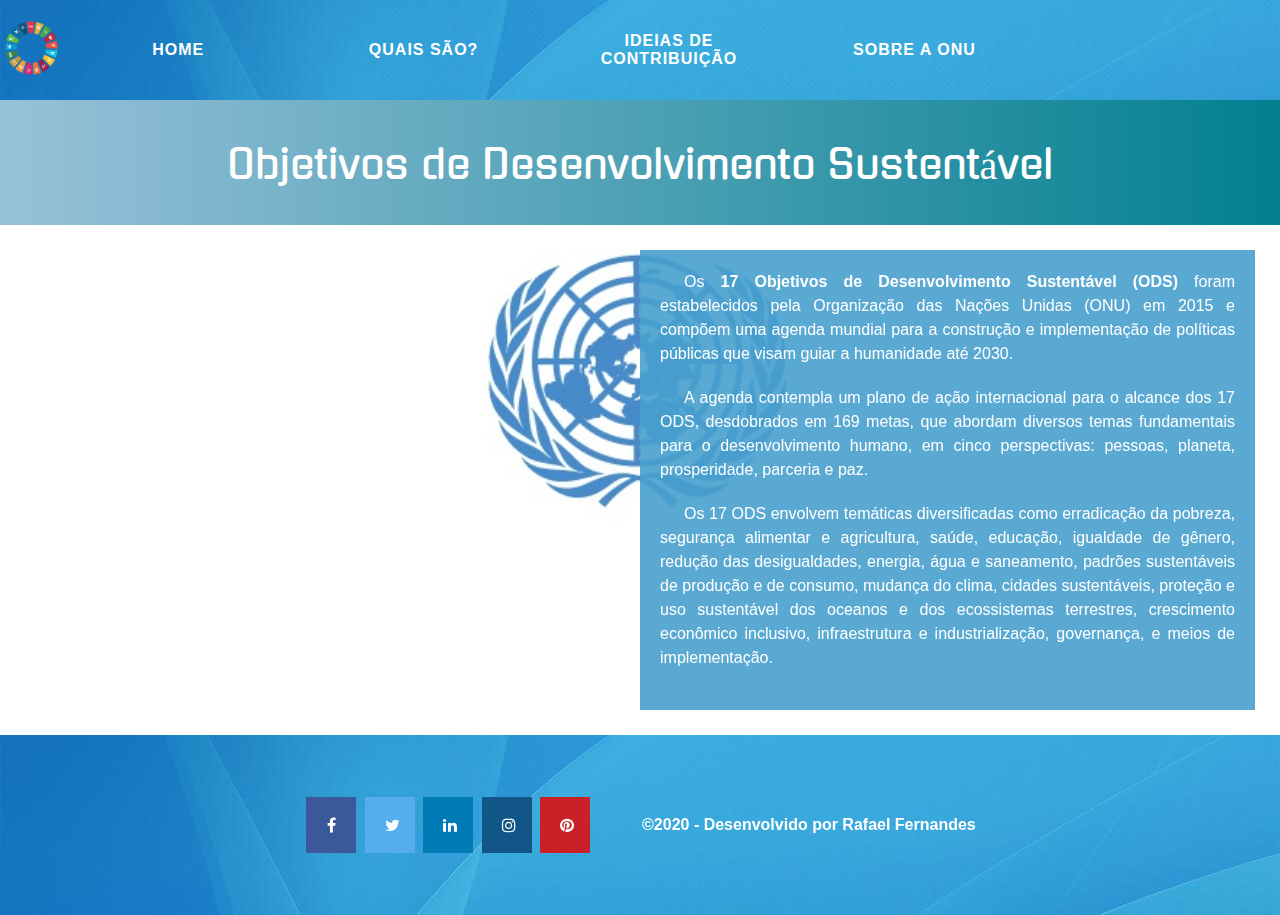
<file: index.html>
<!DOCTYPE html>
<html lang="" dir="ltr">
<head>
  <meta charset="utf-8">
  <link rel="stylesheet" href="css/estilos.css">
  <link rel="stylesheet" href="css/estilos-social.css">
  <link rel="shortcut icon" href="img/favicon.png" />
  <link href="https://fonts.googleapis.com/css2?family=Gruppo&family=Gugi&display=swap" rel="stylesheet">
  <link rel="stylesheet" href="https://cdnjs.cloudflare.com/ajax/libs/font-awesome/4.7.0/css/font-awesome.min.css">
  <title>ODS - Objetivos de Desenvolvimento Sustentável</title>
</head>
<body>
  <header class="centraliza-flex backimage">
    <div class="logo_top">
      <img src="img/logo.png" alt="Logo" class="img/img_logo">
    </div>
    <div>
      <ul>
        <li><a href="index.html">Home</a></li>
        <li><a href="quais-sao.html">Quais são?</a></li>
        <li><a href="ideias.html">Ideias de Contribuição</a></li>
        <li><a href="https://nacoesunidas.org/conheca/">Sobre a ONU</a></li>
      </ul>
    </div>
  </header>
  <section class="title">
    Objetivos de Desenvolvimento Sustentável
  </section>
  <main class="fundo_index grid_index">
    <div class="centraliza-flex">
      <div>
        <iframe width="560" height="315" src="https://www.youtube.com/embed/nD3gPDJNk88" frameborder="0" allow="accelerometer; autoplay; encrypted-media; gyroscope; picture-in-picture" allowfullscreen></iframe>
      </div>
    </div>
    <div class="texto_ods">
      <p>Os <strong>17 Objetivos de Desenvolvimento Sustentável (ODS)</strong> foram estabelecidos pela Organização das Nações Unidas (ONU) em 2015 e compõem uma agenda mundial para a construção e implementação de políticas públicas que visam guiar a humanidade até 2030.</p>
      <p>A agenda contempla um plano de ação internacional para o alcance dos 17 ODS, desdobrados em 169 metas, que abordam diversos temas fundamentais para o desenvolvimento humano, em cinco perspectivas: pessoas, planeta, prosperidade, parceria e paz.</p>
      <p>Os 17 ODS envolvem temáticas diversificadas como erradicação da pobreza, segurança alimentar e agricultura, saúde, educação, igualdade de gênero, redução das desigualdades, energia, água e saneamento, padrões sustentáveis de produção e de consumo, mudança do clima, cidades sustentáveis, proteção e uso sustentável dos oceanos e dos ecossistemas terrestres, crescimento econômico inclusivo, infraestrutura e industrialização, governança, e meios de implementação.</p>
    </div>
  </main>
  <footer class="centraliza-flex backimage">
    <section>
      <a href="error.html" class="fa fa-facebook"></a>
      <a href="error.html" class="fa fa-twitter"></a>
      <a href="error.html" class="fa fa-linkedin"></a>
      <a href="error.html" class="fa fa-instagram"></a>
      <a href="error.html" class="fa fa-pinterest"></a>
    </section>
    <section class="copyright">
      &copy;2020 - Desenvolvido por Rafael Fernandes
    </section>
  </footer>
</body>
</html>
</file>
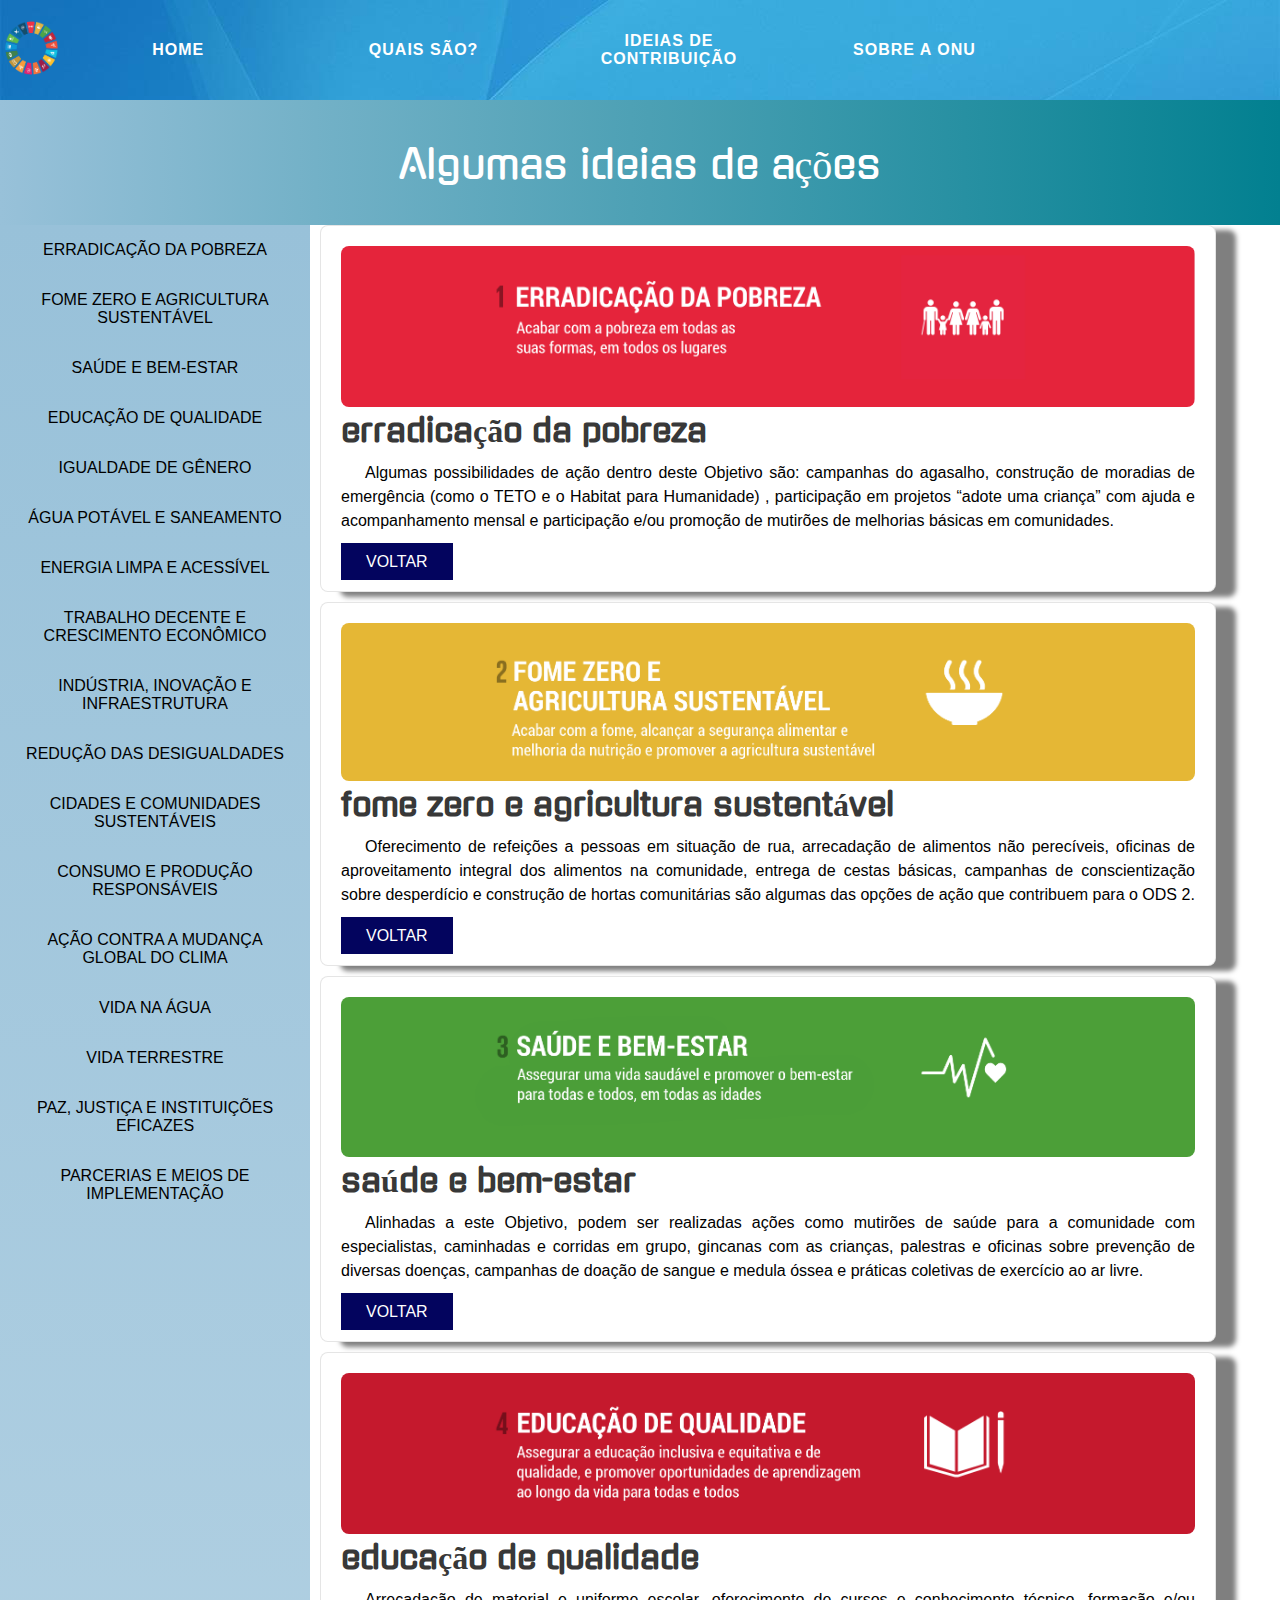
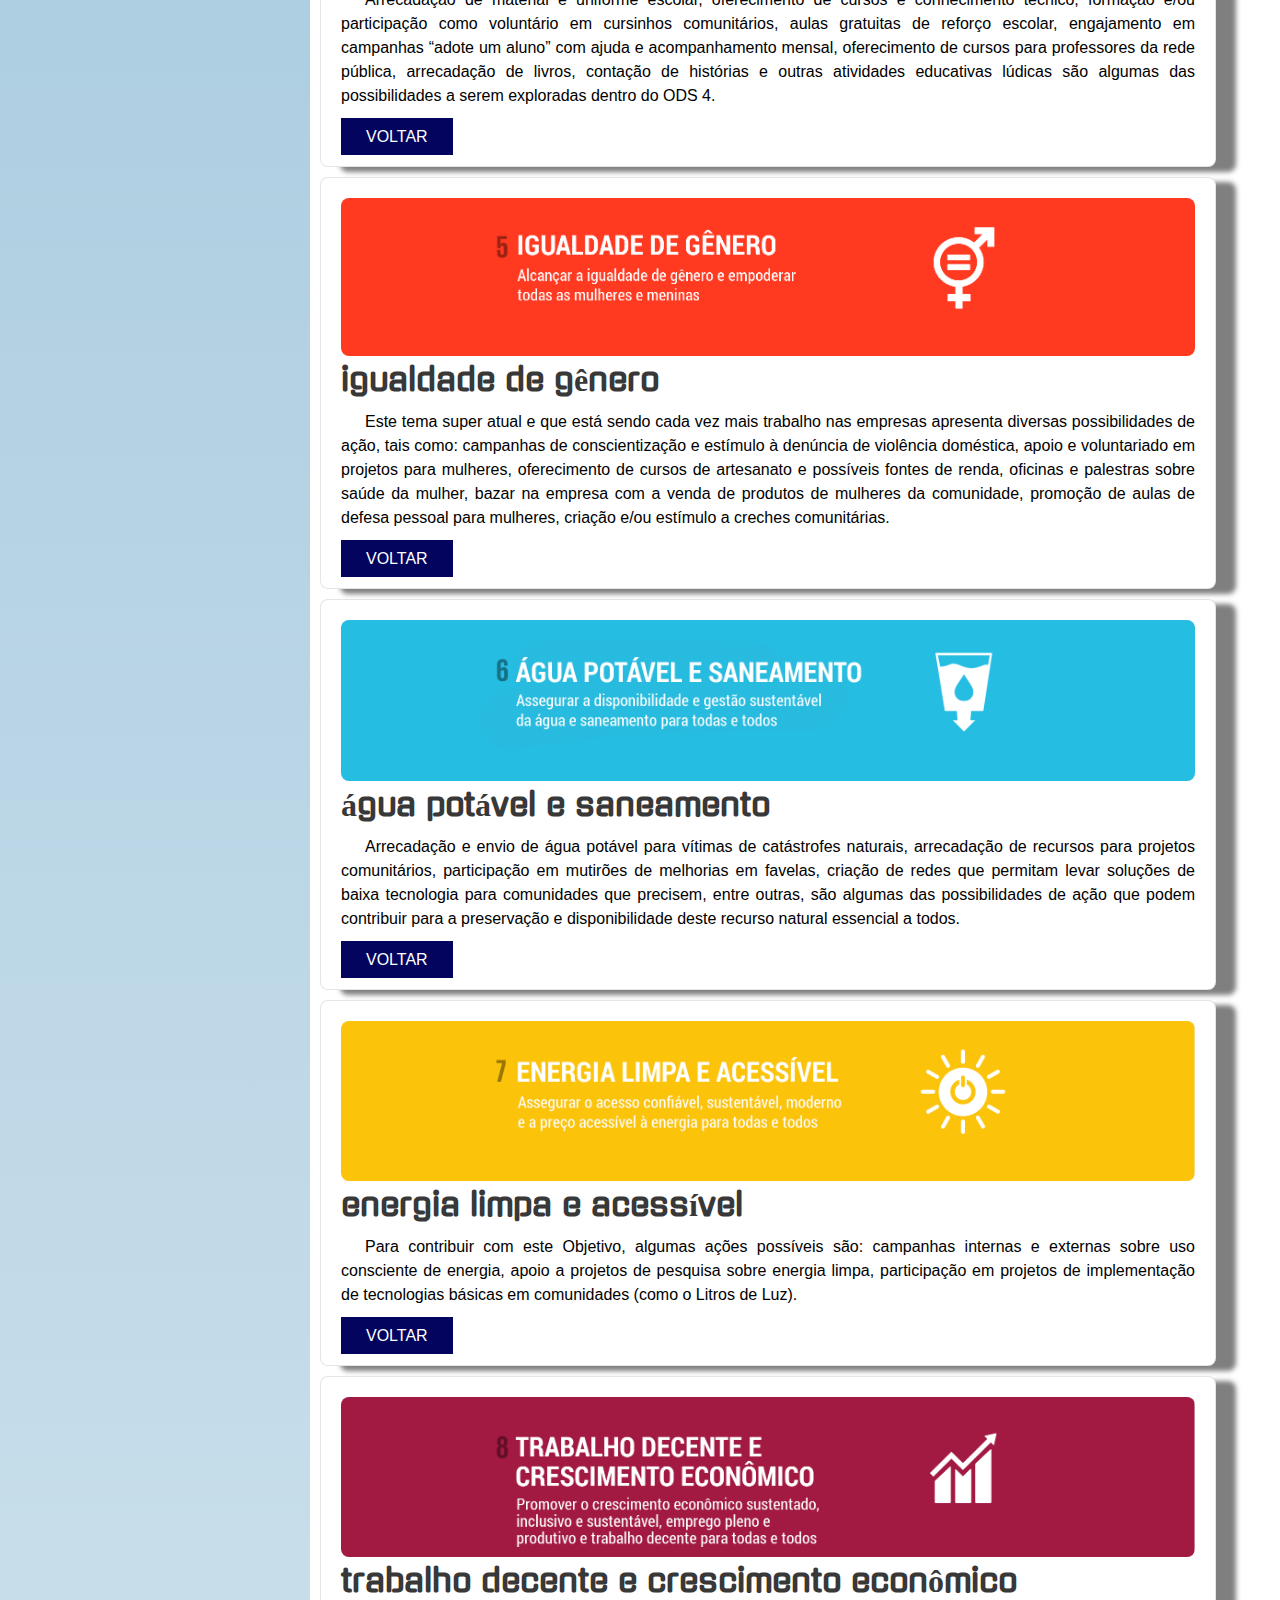
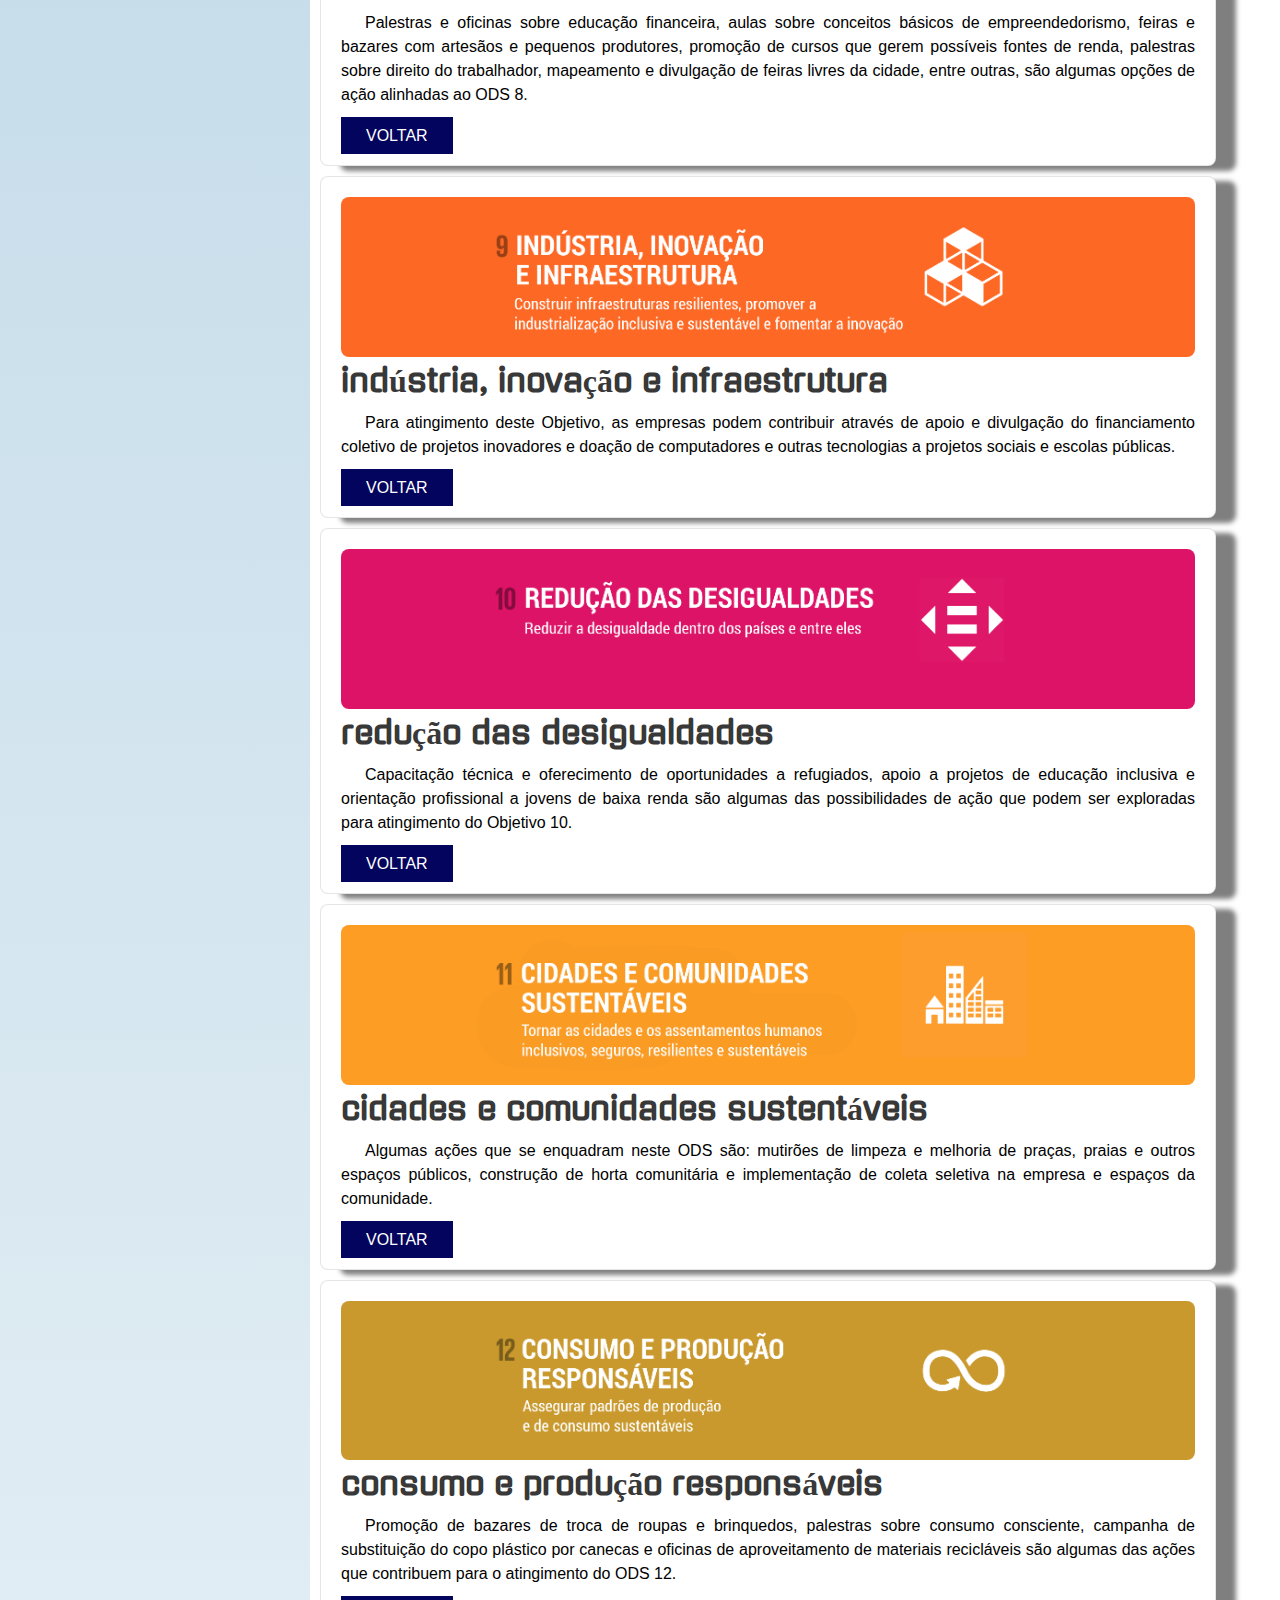
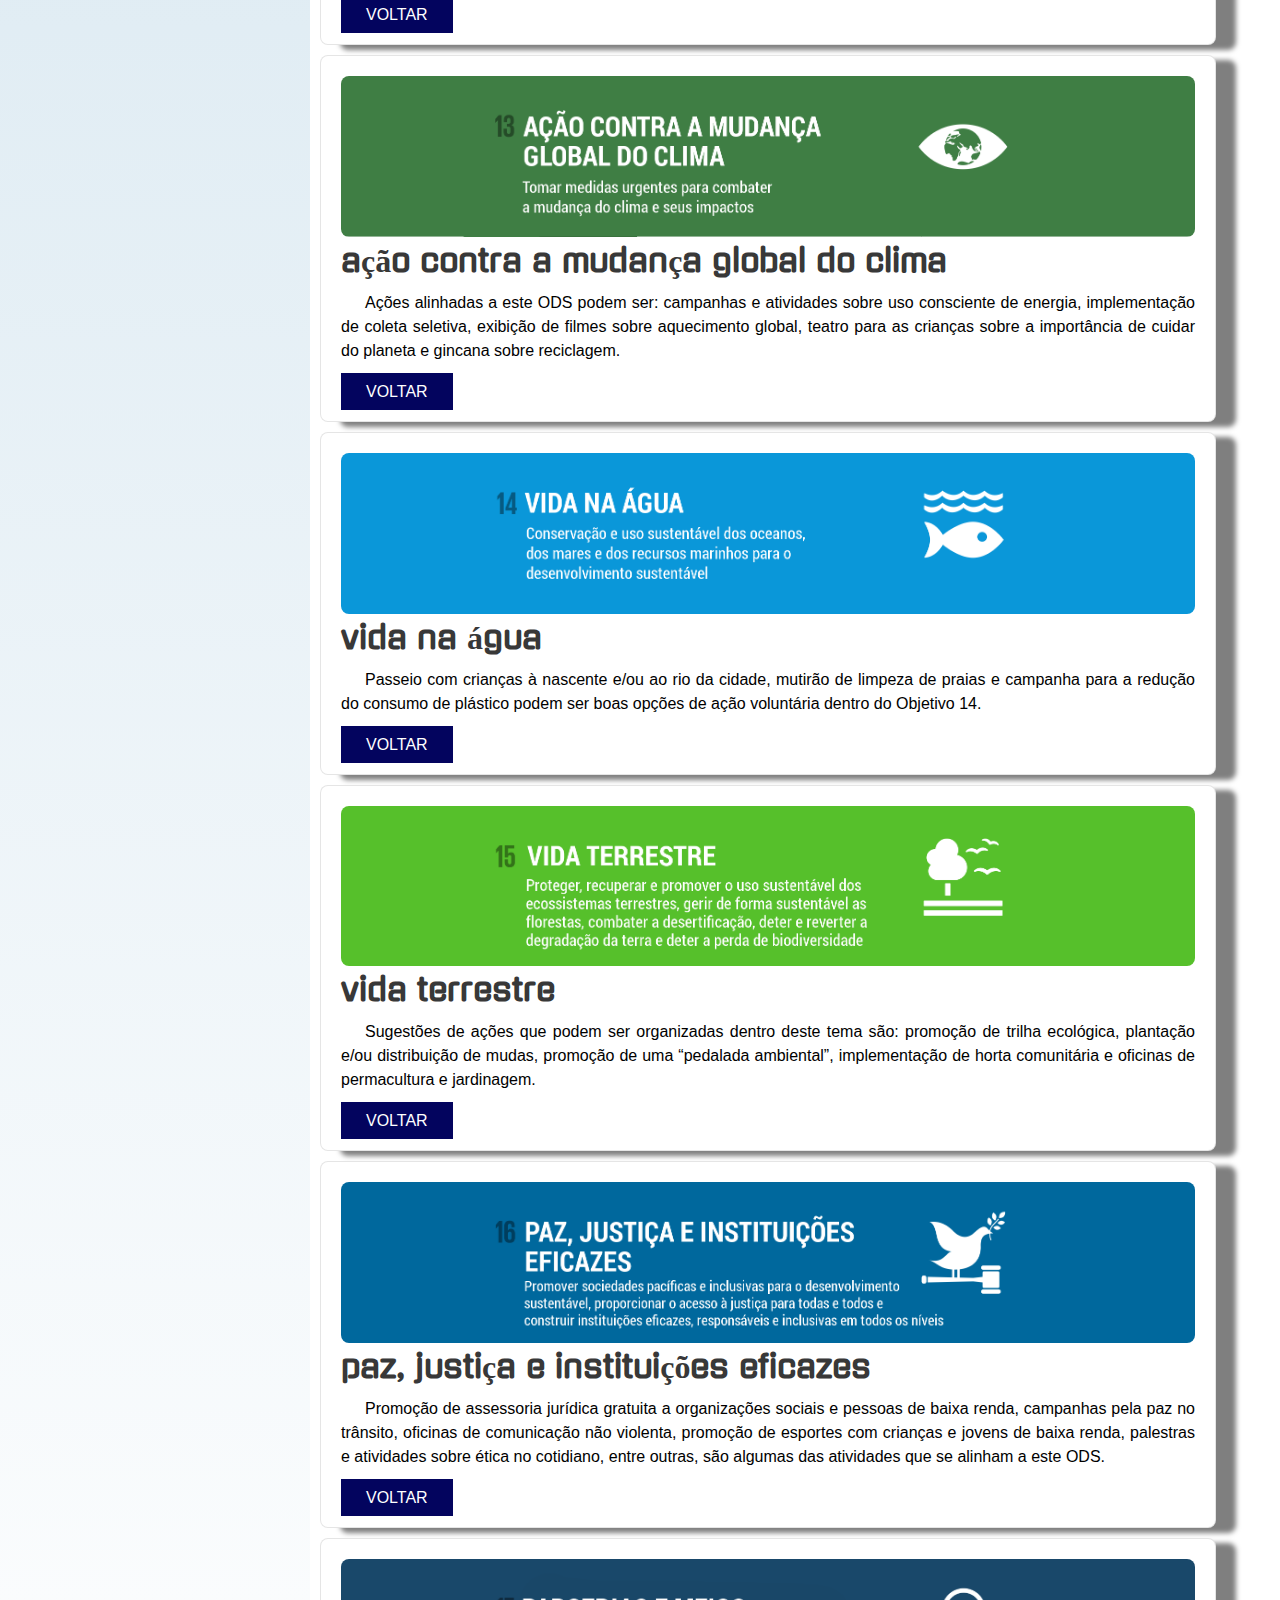
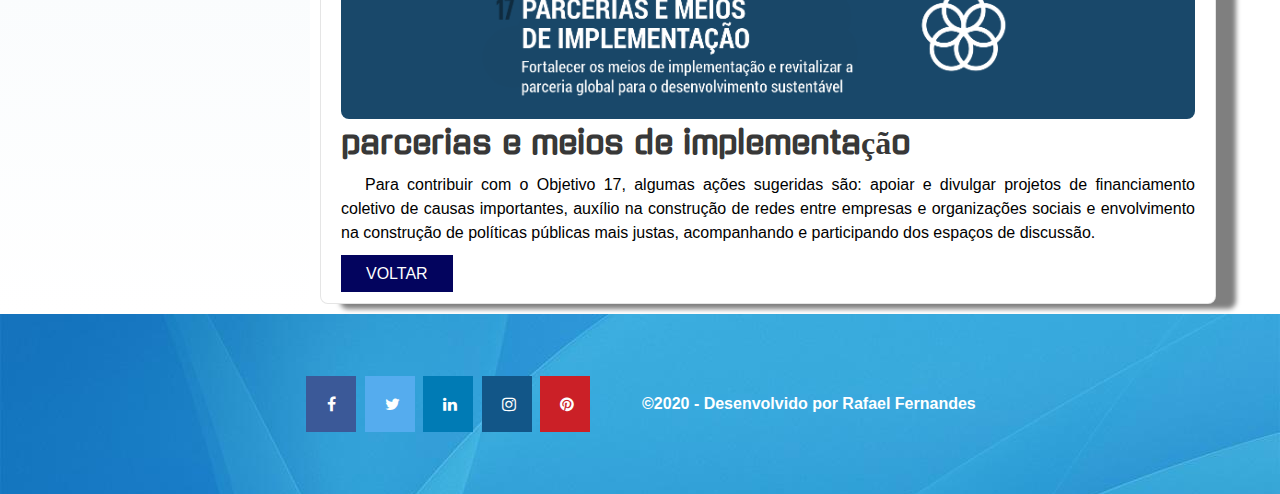
<file: ideias.html>
<!DOCTYPE html>
<html lang="" dir="ltr">
<head>
  <meta charset="utf-8">
  <link rel="stylesheet" href="css/estilos.css">
  <link rel="stylesheet" href="css/estilos-social.css">
  <link rel="shortcut icon" href="img/favicon.png" />
  <link href="https://fonts.googleapis.com/css2?family=Gugi&display=swap" rel="stylesheet">
  <link rel="stylesheet" href="https://cdnjs.cloudflare.com/ajax/libs/font-awesome/4.7.0/css/font-awesome.min.css">
  <title>Ideias de Contribuição</title>
</head>
<body>
  <header  class="centraliza-flex backimage">
    <div>
      <img src="img/logo.png" alt="Logo">
    </div>
    <div class="menu_top">
      <ul>
        <li><a href="index.html">Home</a></li>
        <li><a href="quais-sao.html">Quais são?</a></li>
        <li><a href="ideias.html">Ideias de Contribuição</a></li>
        <li><a href="https://nacoesunidas.org/conheca/">Sobre a ONU</a></li>
      </ul>
    </div>
  </header>
  <section class="title">
    Algumas ideias de ações
  </section>
  <main class="grid" id="topo">
    <nav class="vertical-menu">
      <a href="#i1">erradicação da pobreza</a>
      <a href="#i2">fome zero e agricultura sustentável</a>
      <a href="#i3">saúde e bem-estar</a>
      <a href="#i4">educação de qualidade</a>
      <a href="#i5">igualdade de gênero</a>
      <a href="#i6">água potável e saneamento</a>
      <a href="#i7">energia limpa e acessível</a>
      <a href="#i8">trabalho decente e crescimento econômico</a>
      <a href="#i9">indústria, inovação e infraestrutura</a>
      <a href="#i10">redução das desigualdades</a>
      <a href="#i11">cidades e comunidades sustentáveis</a>
      <a href="#i12">consumo e produção responsáveis</a>
      <a href="#i13">ação contra a mudança global do clima</a>
      <a href="#i14">vida na água</a>
      <a href="#i15">vida terrestre</a>
      <a href="#i16">paz, justiça e instituições eficazes</a>
      <a href="#i17">parcerias e meios de implementação</a>
    </nav>
    <div>
      <div class="caixas">
        <img src="img/ods1.png" alt="" id="i1">
        <h1>erradicação da pobreza</h1>
        <p>Algumas possibilidades de ação dentro deste Objetivo são: campanhas do agasalho, construção de moradias de emergência (como o TETO e o Habitat para Humanidade) , participação em projetos “adote uma criança” com ajuda e acompanhamento mensal e participação e/ou promoção de mutirões de melhorias básicas em comunidades.</p>
        <a href="#topo" class="botao">Voltar</a>
      </div>
      <div class="caixas">
        <img src="img/ods2.png" alt="" id="i2">
        <h1>fome zero e agricultura sustentável</h1>
        <p>Oferecimento de refeições a pessoas em situação de rua, arrecadação de alimentos não perecíveis, oficinas de aproveitamento integral dos alimentos na comunidade, entrega de cestas básicas, campanhas de conscientização sobre desperdício e construção de hortas comunitárias são algumas das opções de ação que contribuem para o ODS 2.</p>
        <a href="#topo" class="botao">Voltar</a>
      </div>
      <div class="caixas">
        <img src="img/ods3.png" alt="" id="i3">
        <h1>saúde e bem-estar</h1>
        <p>Alinhadas a este Objetivo, podem ser realizadas ações como mutirões de saúde para a comunidade com especialistas, caminhadas e corridas em grupo, gincanas com as crianças, palestras e oficinas sobre prevenção de diversas doenças, campanhas de doação de sangue e medula óssea e práticas coletivas de exercício ao ar livre.</p>
        <a href="#topo" class="botao">Voltar</a>
      </div>
      <div class="caixas">
        <img src="img/ods4.png" alt="" id="i4">
        <h1>educação de qualidade</h1>
        <p>Arrecadação de material e uniforme escolar, oferecimento de cursos e conhecimento técnico, formação e/ou participação como voluntário em cursinhos comunitários, aulas gratuitas de reforço escolar, engajamento em campanhas “adote um aluno” com ajuda e acompanhamento mensal, oferecimento de cursos para professores da rede pública, arrecadação de livros, contação de histórias e outras atividades educativas lúdicas são algumas das possibilidades a serem exploradas dentro do ODS 4.</p>
        <a href="#topo" class="botao">Voltar</a>
      </div>
      <div class="caixas">
        <img src="img/ods5.png" alt="" id="i5">
        <h1>igualdade de gênero</h1>
        <p>Este tema super atual e que está sendo cada vez mais trabalho nas empresas apresenta diversas possibilidades de ação, tais como: campanhas de conscientização e estímulo à denúncia de violência doméstica, apoio e voluntariado em projetos para mulheres, oferecimento de cursos de artesanato e possíveis fontes de renda, oficinas e palestras sobre saúde da mulher, bazar na empresa com a venda de produtos de mulheres da comunidade, promoção de aulas de defesa pessoal para mulheres, criação e/ou estímulo a creches comunitárias.</p>
        <a href="#topo" class="botao">Voltar</a>
      </div>
      <div class="caixas">
        <img src="img/ods6.png" alt="" id="i6">
        <h1>água potável e saneamento</h1>
        <p>Arrecadação e envio de água potável para vítimas de catástrofes naturais, arrecadação de recursos para projetos comunitários, participação em mutirões de melhorias em favelas, criação de redes que permitam levar soluções de baixa tecnologia para comunidades que precisem, entre outras, são algumas das possibilidades de ação que podem contribuir para a preservação e disponibilidade deste recurso natural essencial a todos.</p>
        <a href="#topo" class="botao">Voltar</a>
      </div>
      <div class="caixas">
        <img src="img/ods7.png" alt="" id="i7">
        <h1>energia limpa e acessível</h1>
        <p>Para contribuir com este Objetivo, algumas ações possíveis são: campanhas internas e externas sobre uso consciente de energia, apoio a projetos de pesquisa sobre energia limpa, participação em projetos de implementação de tecnologias básicas em comunidades (como o Litros de Luz).</p>
        <a href="#topo" class="botao">Voltar</a>
      </div>
      <div class="caixas">
        <img src="img/ods8.png" alt="" id="i8">
        <h1>trabalho decente e crescimento econômico</h1>
        <p>Palestras e oficinas sobre educação financeira, aulas sobre conceitos básicos de empreendedorismo, feiras e bazares com artesãos e pequenos produtores, promoção de cursos que gerem possíveis fontes de renda, palestras sobre direito do trabalhador, mapeamento e divulgação de feiras livres da cidade, entre outras, são algumas opções de ação alinhadas ao ODS 8.</p>
        <a href="#topo" class="botao">Voltar</a>
      </div>
      <div class="caixas">
        <img src="img/ods9.png" alt="" id="i9">
        <h1>indústria, inovação e infraestrutura</h1>
        <p>Para atingimento deste Objetivo, as empresas podem contribuir através de apoio e divulgação do financiamento coletivo de projetos inovadores e doação de computadores e outras tecnologias a projetos sociais e escolas públicas.</p>
        <a href="#topo" class="botao">Voltar</a>
      </div>

      <div class="caixas">
        <img src="img/ods10.png" alt="" id="i10">
        <h1>redução das desigualdades</h1>
        <p>Capacitação técnica e oferecimento de oportunidades a refugiados, apoio a projetos de educação inclusiva e orientação profissional a jovens de baixa renda são algumas das possibilidades de ação que podem ser exploradas para atingimento do Objetivo 10.</p>
        <a href="#topo" class="botao">Voltar</a>
      </div>

      <div class="caixas">
        <img src="img/ods11.png" alt="" id="i11">
        <h1>cidades e comunidades sustentáveis</h1>
        <p>Algumas ações que se enquadram neste ODS são: mutirões de limpeza e melhoria de praças, praias e outros espaços públicos, construção de horta comunitária e implementação de coleta seletiva na empresa e espaços da comunidade.</p>
        <a href="#topo" class="botao">Voltar</a>
      </div>

      <div class="caixas">
        <img src="img/ods12.png" alt="" id="i12">
        <h1>consumo e produção responsáveis</h1>
        <p>Promoção de bazares de troca de roupas e brinquedos, palestras sobre consumo consciente, campanha de substituição do copo plástico por canecas e oficinas de aproveitamento de materiais recicláveis são algumas das ações que contribuem para o atingimento do ODS 12.</p>
        <a href="#topo" class="botao">Voltar</a>
      </div>

      <div class="caixas">
        <img src="img/ods13.png" alt="" id="i13">
        <h1>ação contra a mudança global do clima</h1>
        <p>Ações alinhadas a este ODS podem ser: campanhas e atividades sobre uso consciente de energia, implementação de coleta seletiva, exibição de filmes sobre aquecimento global, teatro para as crianças sobre a importância de cuidar do planeta e gincana sobre reciclagem.</p>
        <a href="#topo" class="botao">Voltar</a>
      </div>

      <div class="caixas">
        <img src="img/ods14.png" alt="" id="i14">
        <h1>vida na água</h1>
        <p>Passeio com crianças à nascente e/ou ao rio da cidade, mutirão de limpeza de praias e campanha para a redução do consumo de plástico podem ser boas opções de ação voluntária dentro do Objetivo 14.</p>
        <a href="#topo" class="botao">Voltar</a>
      </div>

      <div class="caixas">
        <img src="img/ods15.png" alt="" id="i15">
        <h1>vida terrestre</h1>
        <p>Sugestões de ações que podem ser organizadas dentro deste tema são: promoção de trilha ecológica, plantação e/ou distribuição de mudas, promoção de uma “pedalada ambiental”, implementação de horta comunitária e oficinas de permacultura e jardinagem.</p>
        <a href="#topo" class="botao">Voltar</a>
      </div>

      <div class="caixas">
        <img src="img/ods16.png" alt="" id="i16">
        <h1>paz, justiça e instituições eficazes</h1>
        <p>Promoção de assessoria jurídica gratuita a organizações sociais e pessoas de baixa renda, campanhas pela paz no trânsito, oficinas de comunicação não violenta, promoção de esportes com crianças e jovens de baixa renda, palestras e atividades sobre ética no cotidiano, entre outras, são algumas das atividades que se alinham a este ODS.</p>
        <a href="#topo" class="botao">Voltar</a>
      </div>

      <div class="caixas">
        <img src="img/ods17.png" alt="" id="i17">
        <h1>parcerias e meios de implementação</h1>
        <p>Para contribuir com o Objetivo 17, algumas ações sugeridas são: apoiar e divulgar projetos de financiamento coletivo de causas importantes, auxílio na construção de redes entre empresas e organizações sociais e envolvimento na construção de políticas públicas mais justas, acompanhando e participando dos espaços de discussão.</p>
        <a href="#topo" class="botao">Voltar</a>
      </div>
    </div>
  </main>
  <footer class="centraliza-flex backimage">
    <section>
      <a href="error.html" class="fa fa-facebook"></a>
      <a href="error.html" class="fa fa-twitter"></a>
      <a href="error.html" class="fa fa-linkedin"></a>
      <a href="error.html" class="fa fa-instagram"></a>
      <a href="error.html" class="fa fa-pinterest"></a>
    </section>
    <section class="copyright">
      &copy;2020 - Desenvolvido por Rafael Fernandes
    </section>
  </footer>
</body>
</html>
</file>
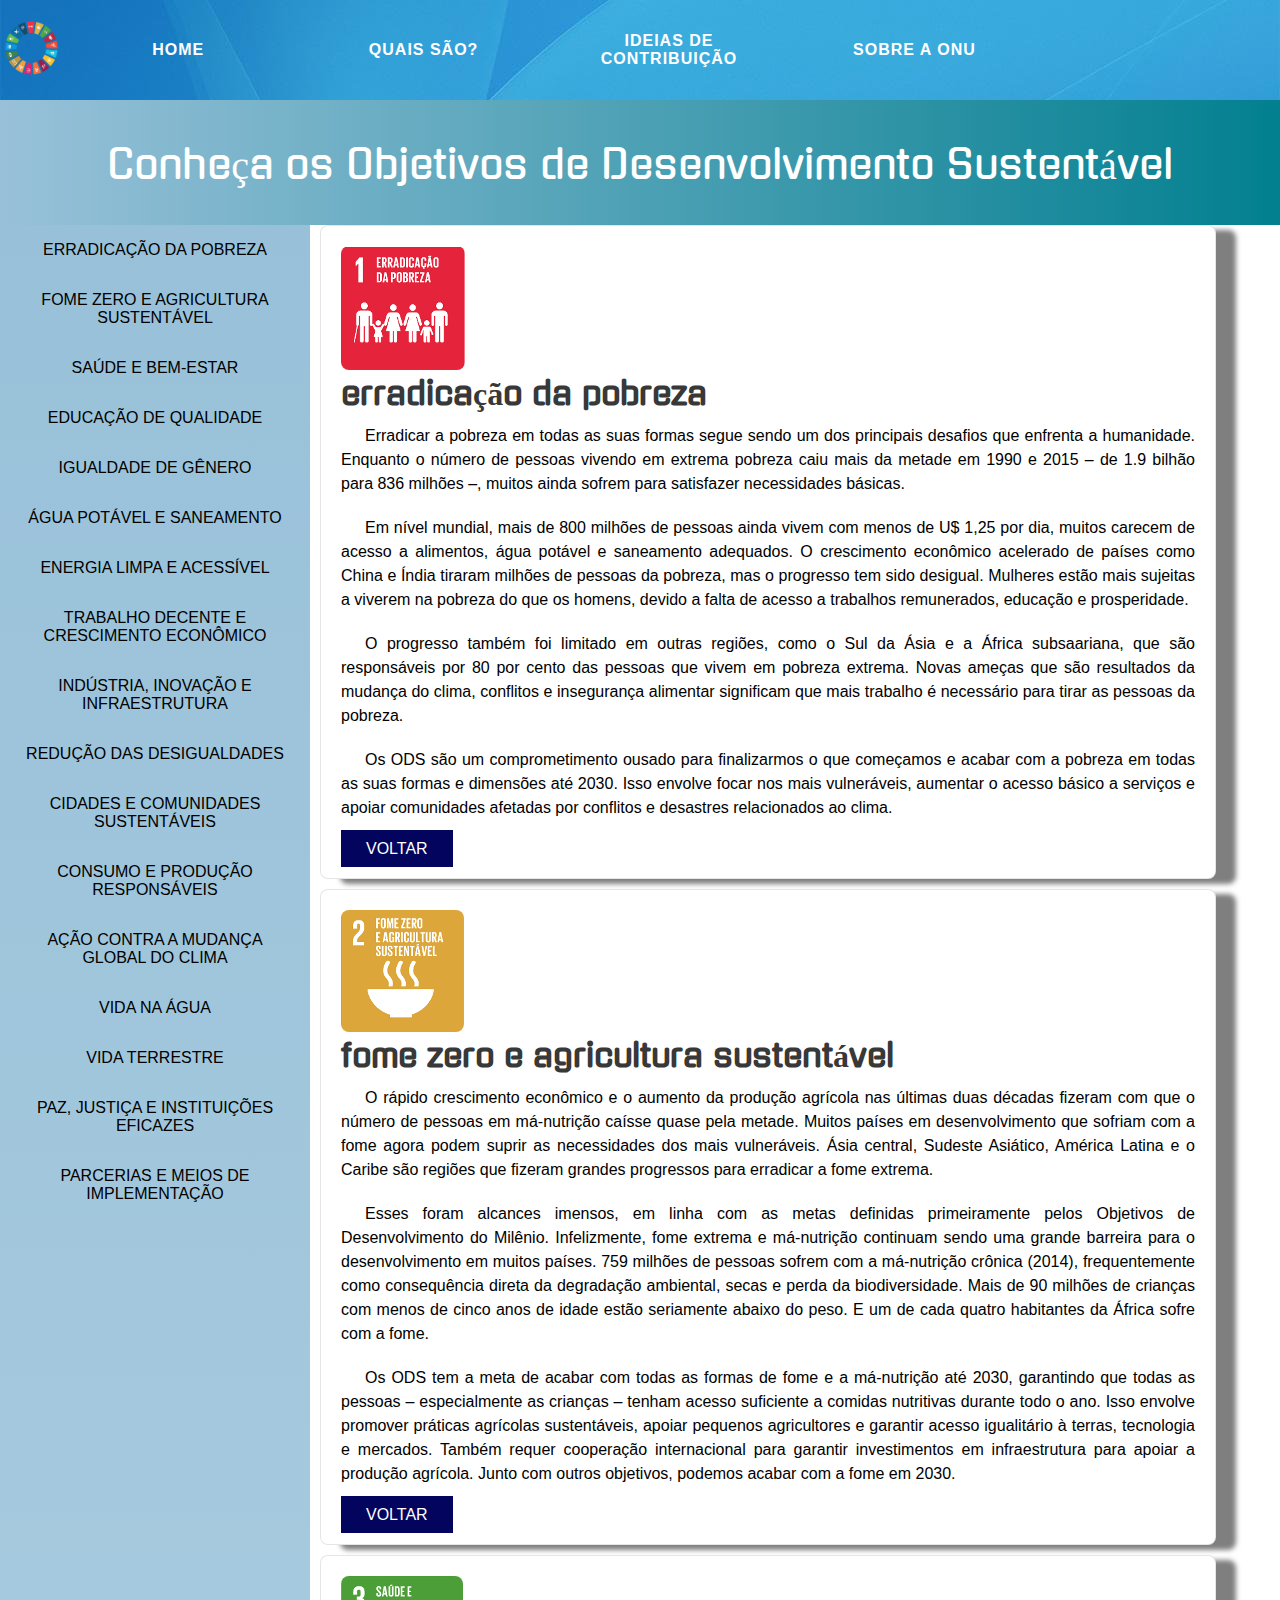
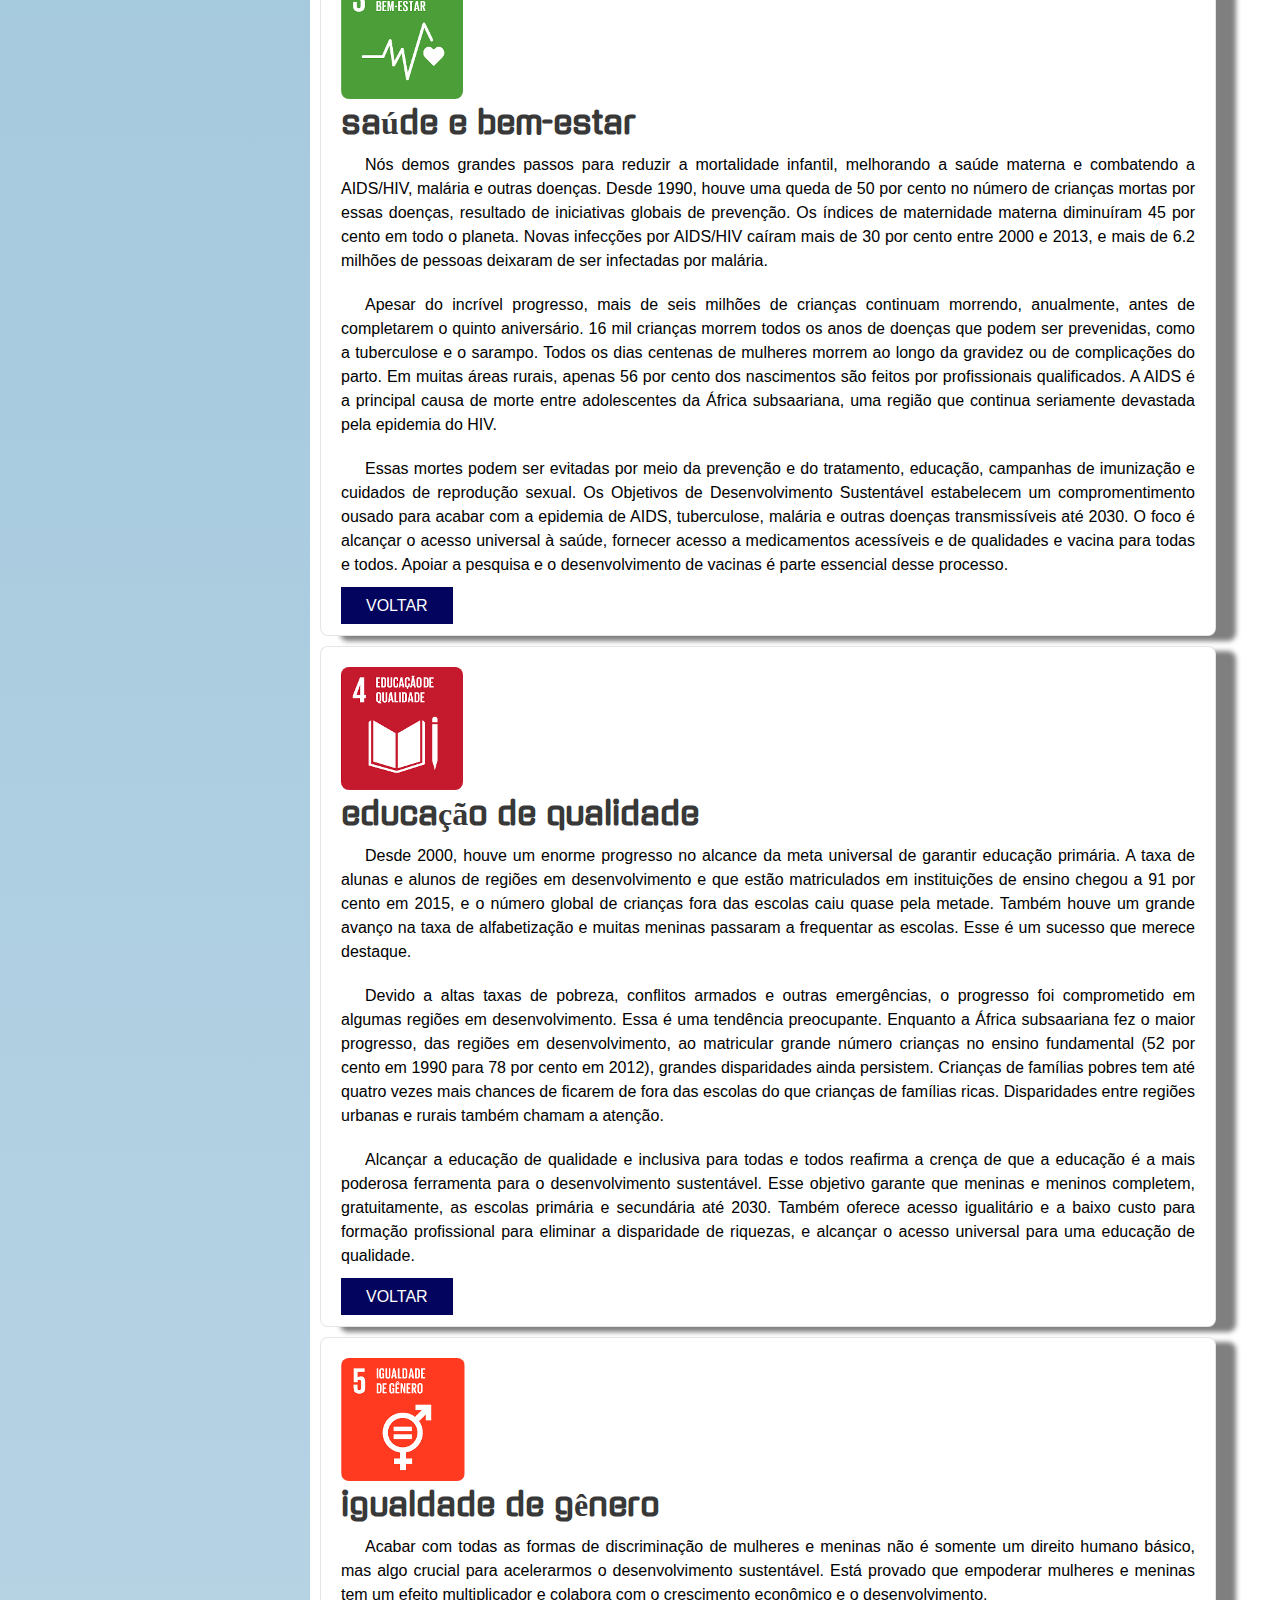
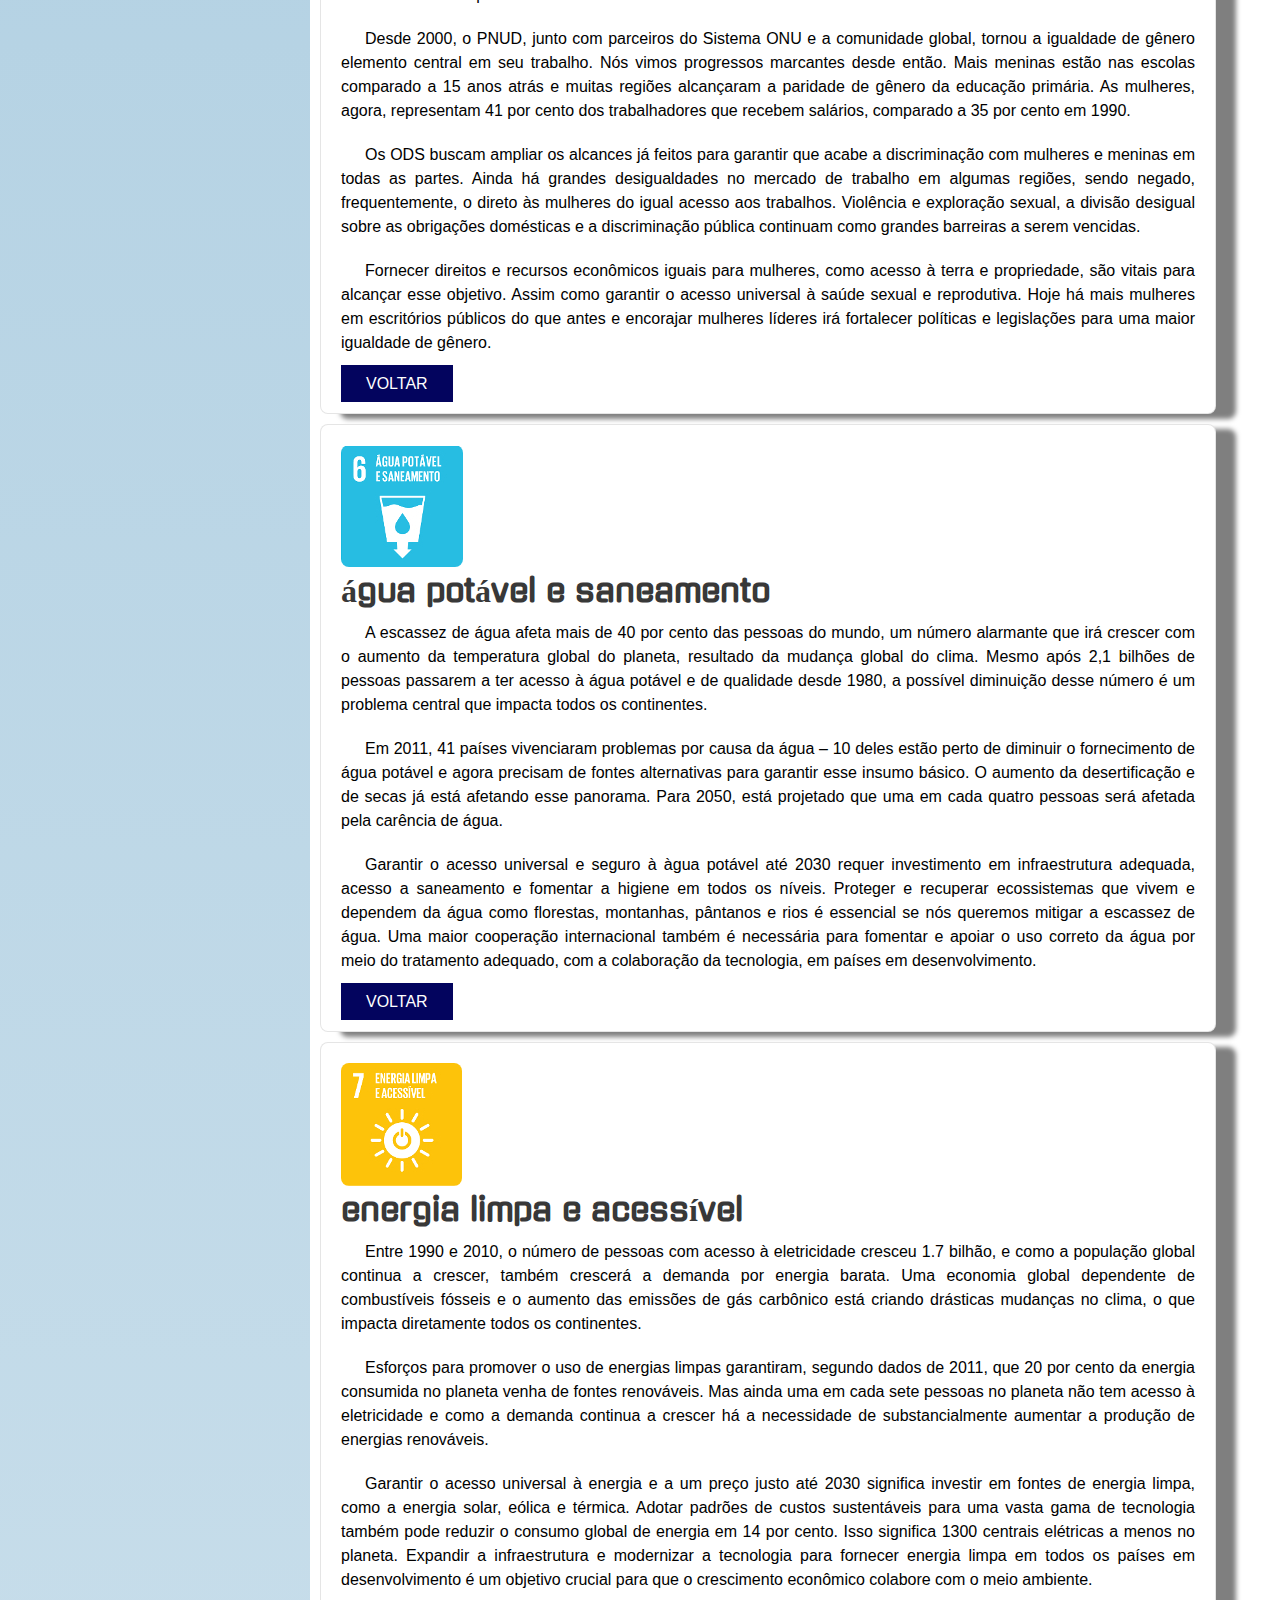
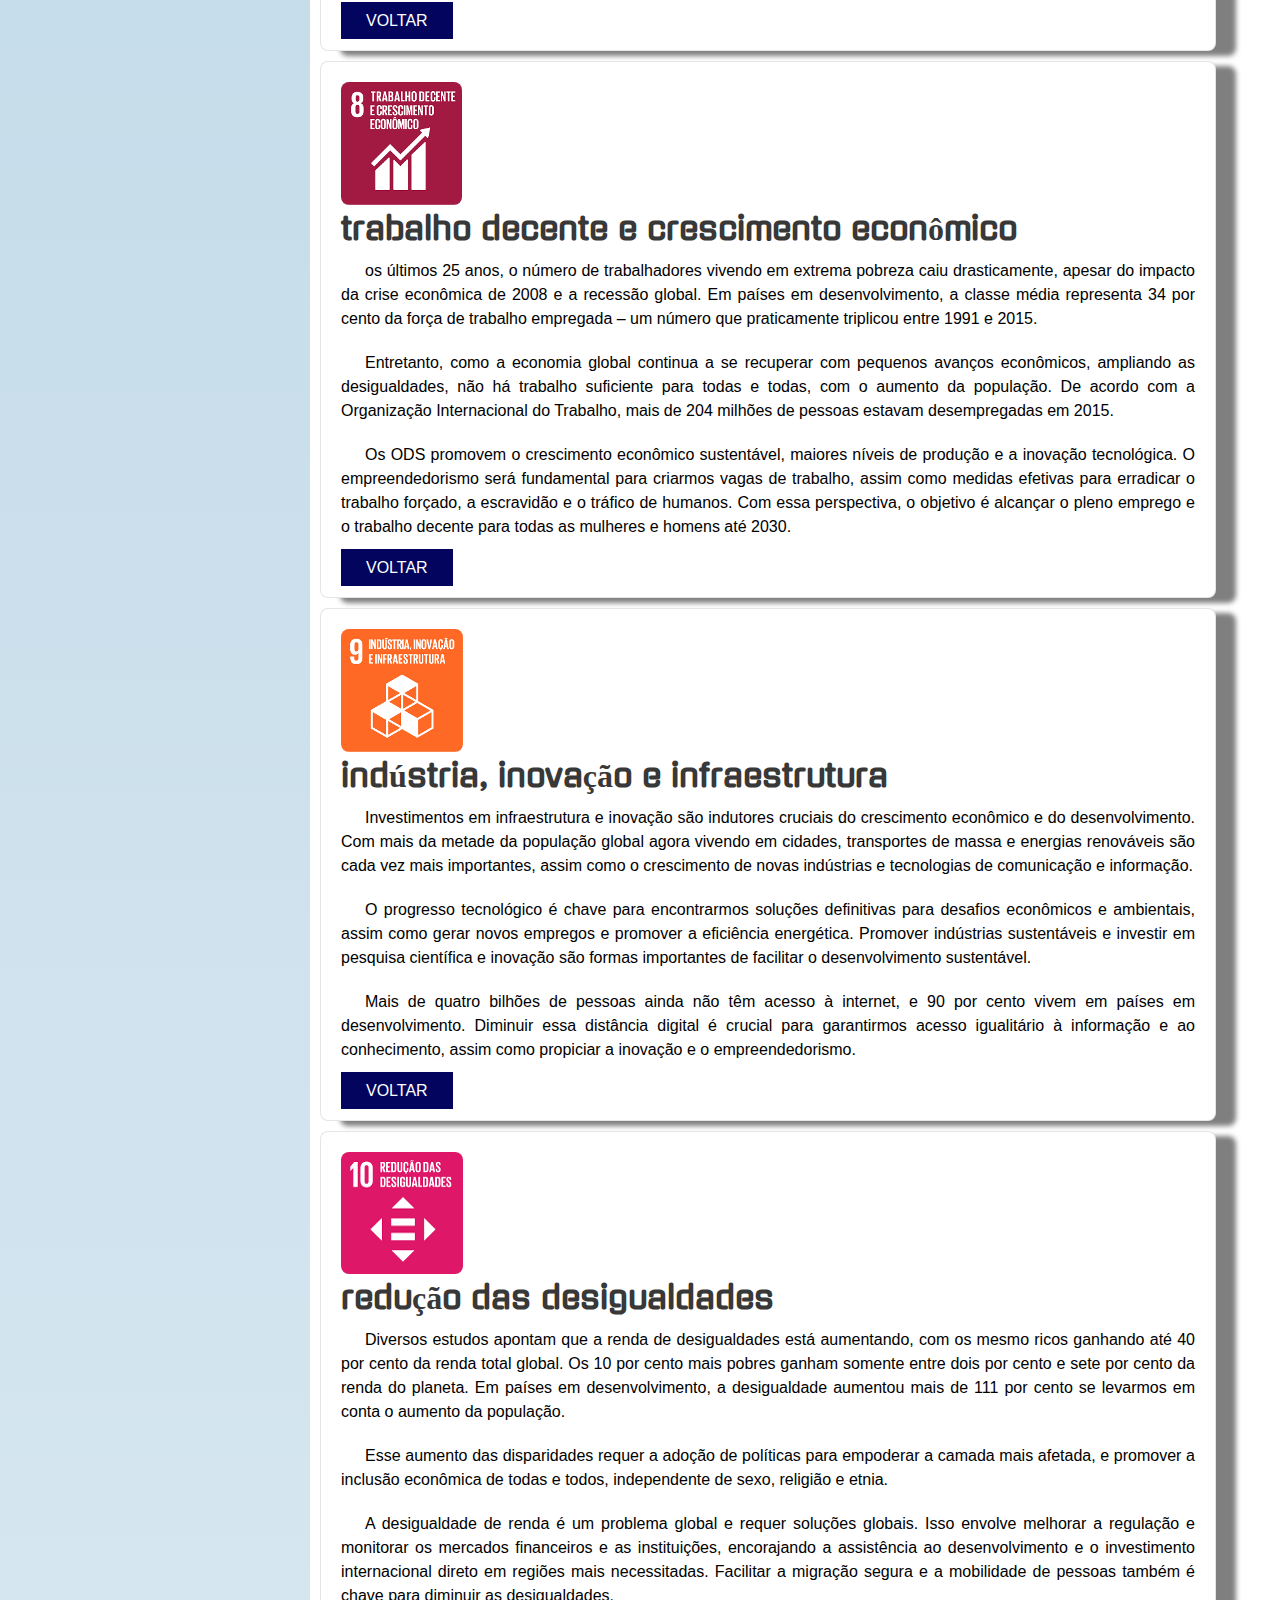
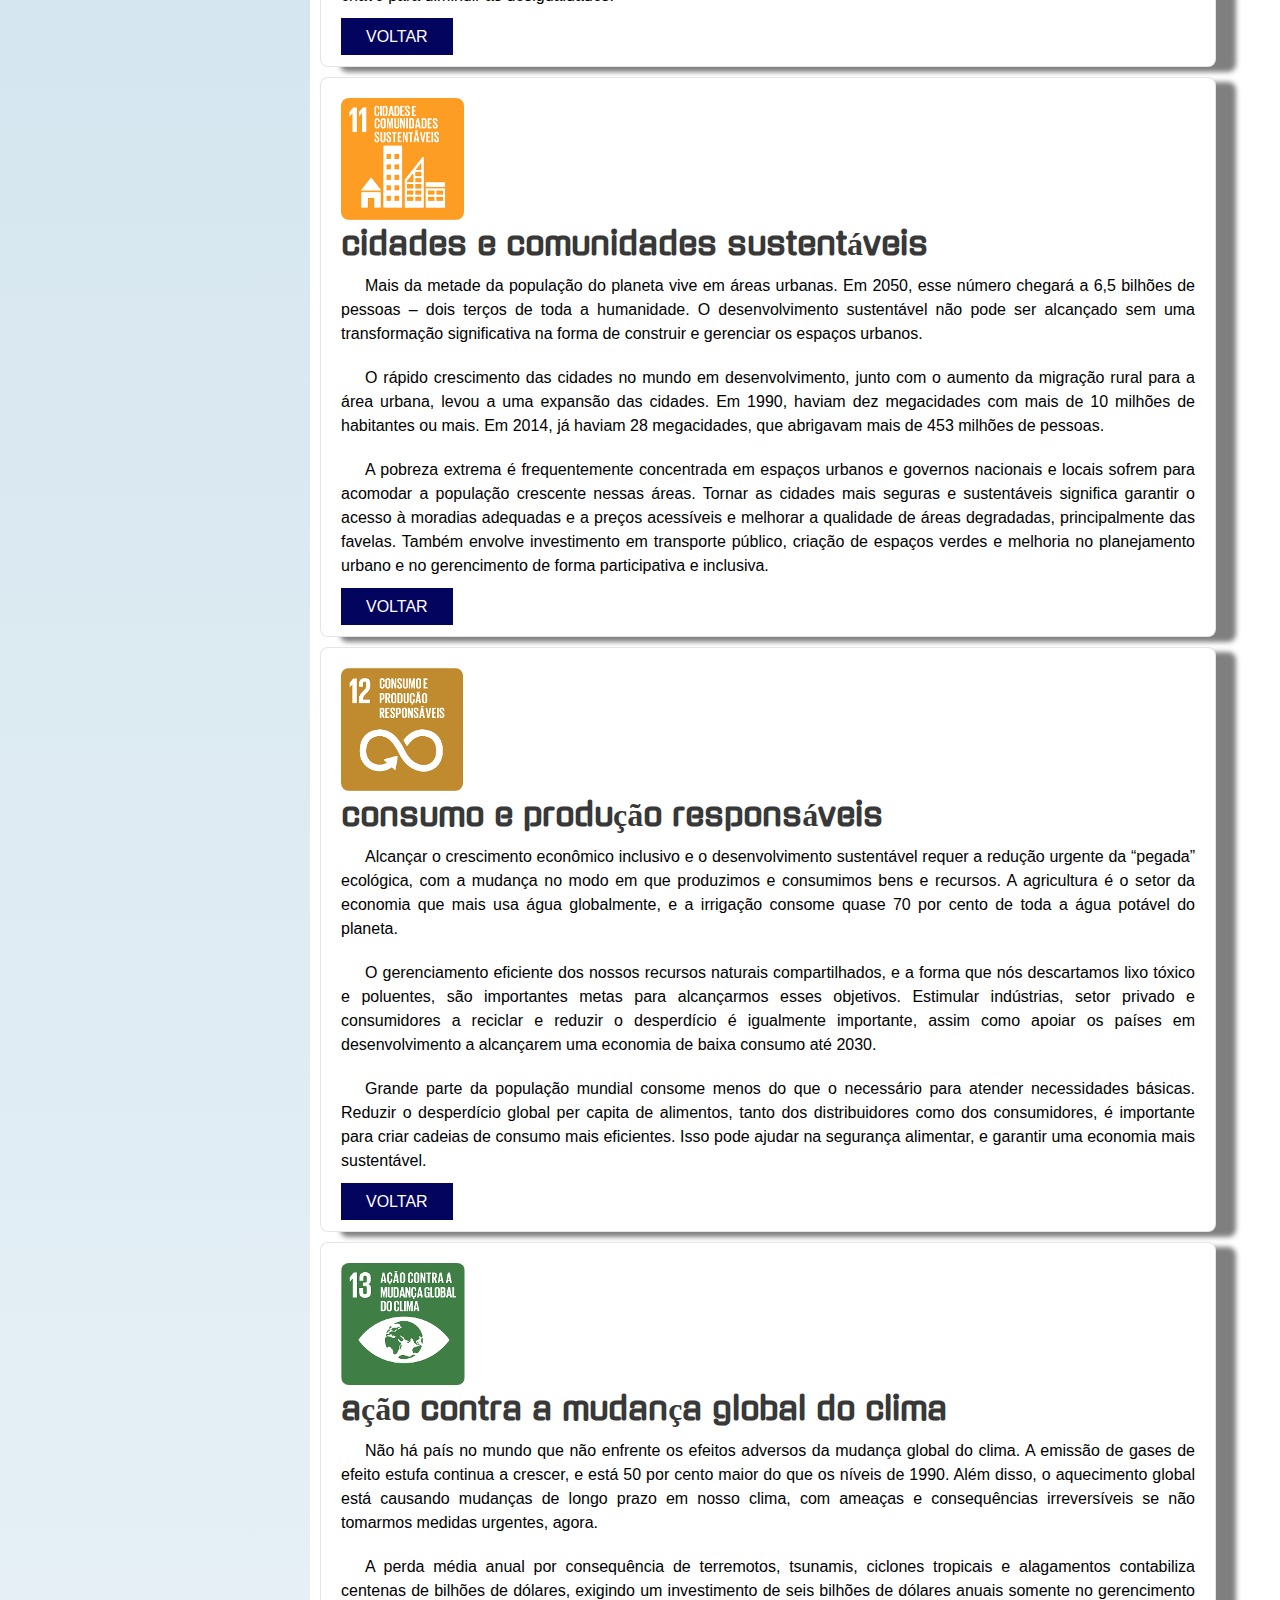
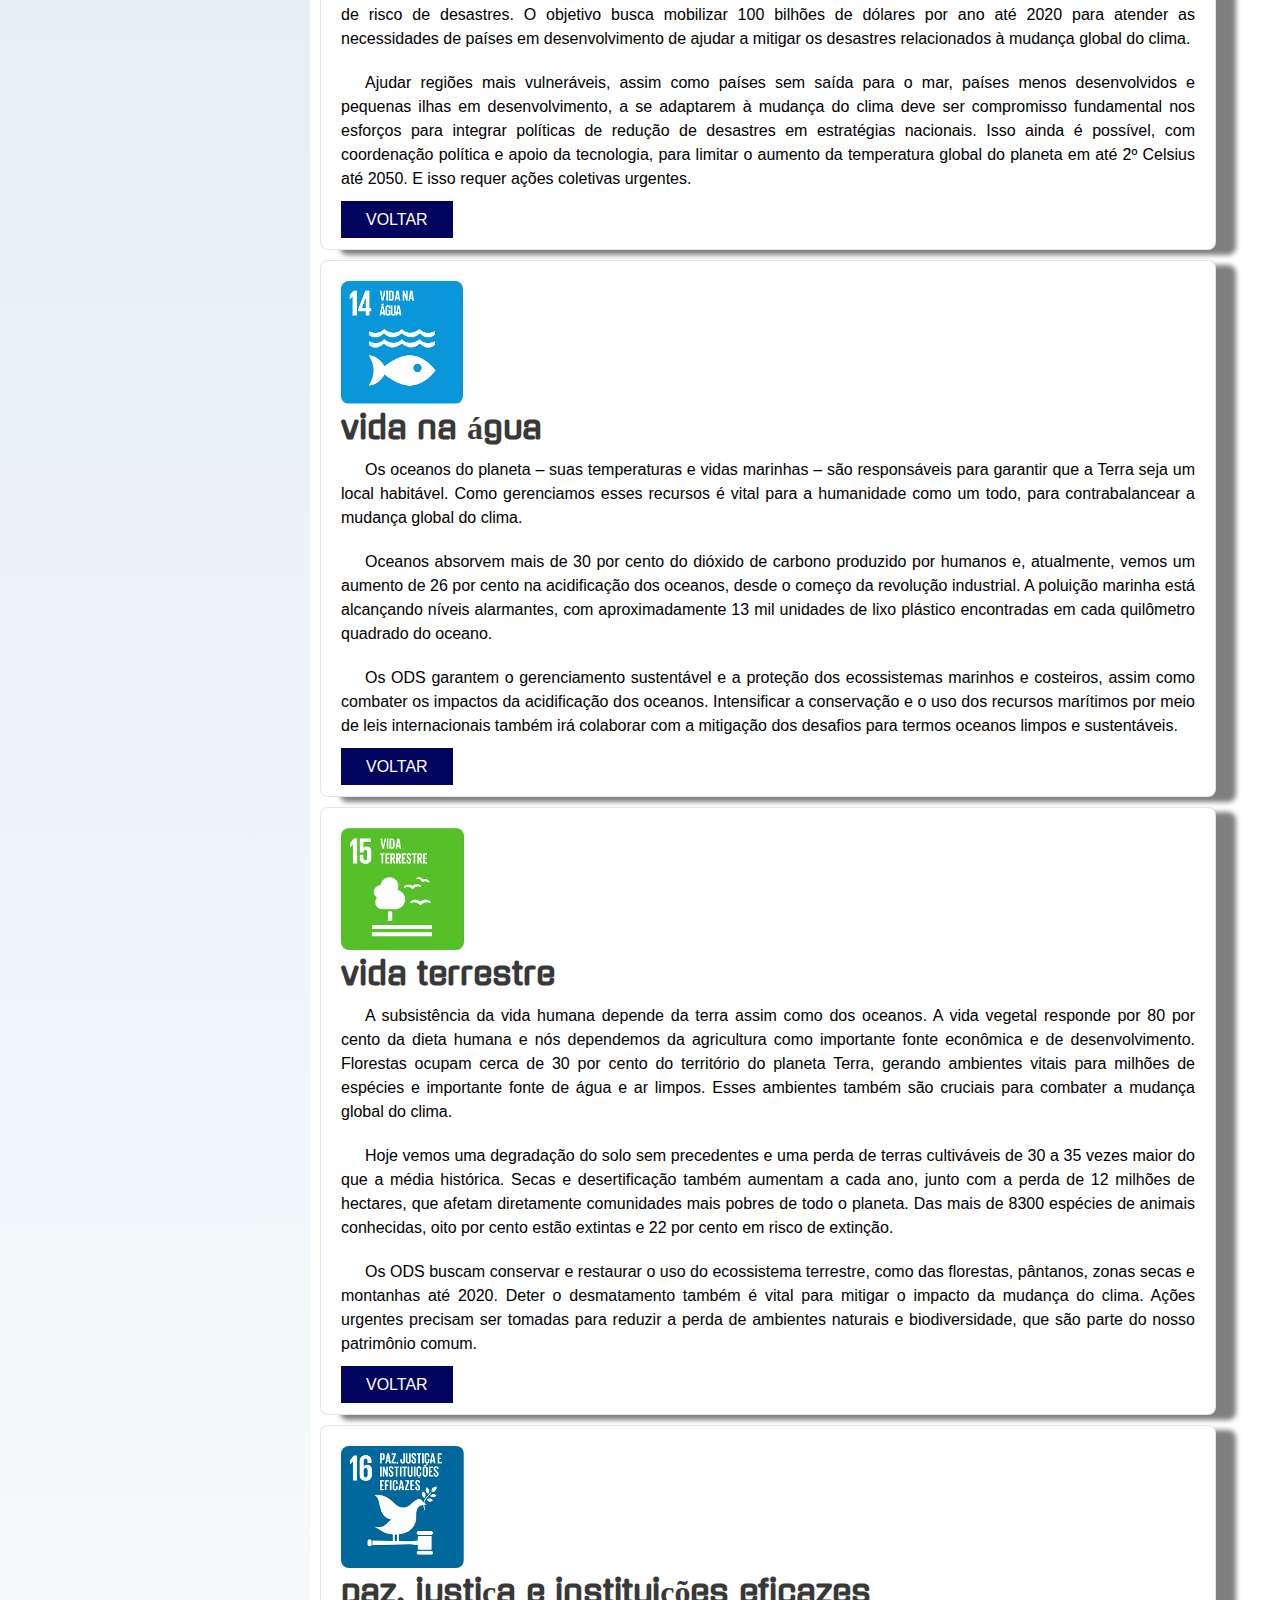
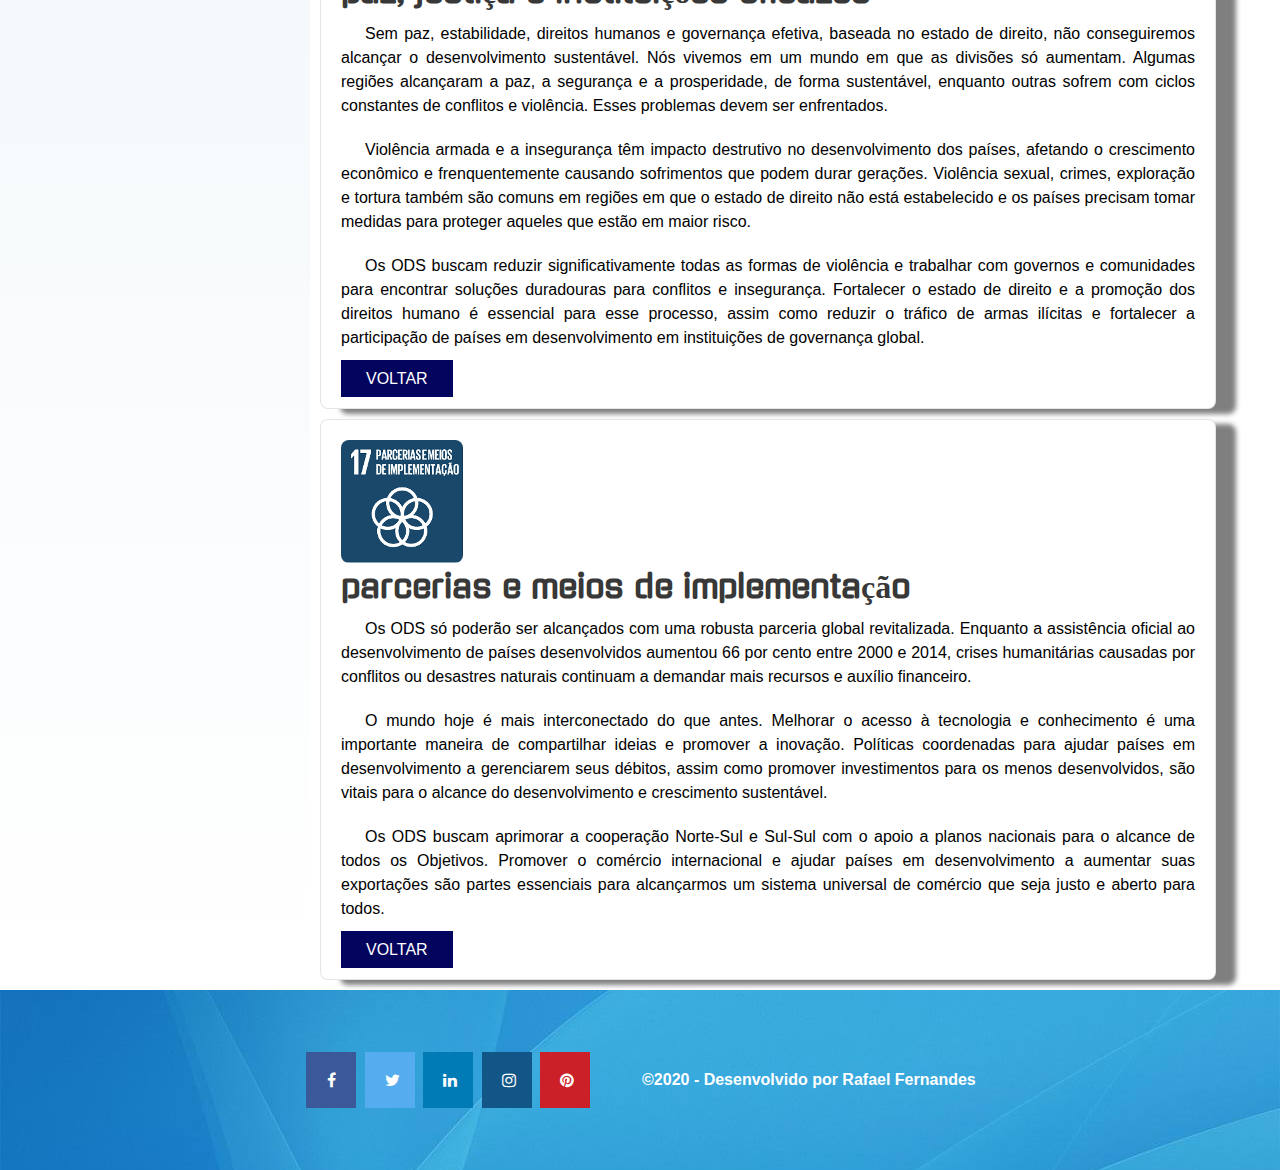
<file: quais-sao.html>
<!DOCTYPE html>
<html lang="" dir="ltr">
<head>
  <meta charset="utf-8">
  <link rel="stylesheet" href="css/estilos.css">
  <link rel="stylesheet" href="css/estilos-social.css">
  <link rel="shortcut icon" href="img/favicon.png" />
  <link rel="stylesheet" href="https://cdnjs.cloudflare.com/ajax/libs/font-awesome/4.7.0/css/font-awesome.min.css">
  <link href="https://fonts.googleapis.com/css2?family=Gugi&display=swap" rel="stylesheet">
  <title>Quais são os Objetivos de Desenvolvimento Sustentável</title>
</head>
<body>
  <header  class="centraliza-flex backimage">
    <div>
      <img src="img/logo.png" alt="Logo">
    </div>
    <div class="menu_top">
      <ul>
        <li><a href="index.html">Home</a></li>
        <li><a href="quais-sao.html">Quais são?</a></li>
        <li><a href="ideias.html">Ideias de Contribuição</a></li>
        <li><a href="https://nacoesunidas.org/conheca/">Sobre a ONU</a></li>
      </ul>
    </div>
  </header>
  <section class="title">
    Conheça os Objetivos de Desenvolvimento Sustentável
  </section>
  <main class="grid" id="topo">

    <nav class="vertical-menu">
      <a href="#i1">erradicação da pobreza</a>
      <a href="#i2">fome zero e agricultura sustentável</a>
      <a href="#i3">saúde e bem-estar</a>
      <a href="#i4">educação de qualidade</a>
      <a href="#i5">igualdade de gênero</a>
      <a href="#i6">água potável e saneamento</a>
      <a href="#i7">energia limpa e acessível</a>
      <a href="#i8">trabalho decente e crescimento econômico</a>
      <a href="#i9">indústria, inovação e infraestrutura</a>
      <a href="#i10">redução das desigualdades</a>
      <a href="#i11">cidades e comunidades sustentáveis</a>
      <a href="#i12">consumo e produção responsáveis</a>
      <a href="#i13">ação contra a mudança global do clima</a>
      <a href="#i14">vida na água</a>
      <a href="#i15">vida terrestre</a>
      <a href="#i16">paz, justiça e instituições eficazes</a>
      <a href="#i17">parcerias e meios de implementação</a>
    </nav>
    <div>
      <div class="caixas">
        <img src="img/1.PNG" alt="" id="i1">
        <h1>erradicação da pobreza</h1>
        <p>Erradicar a pobreza em todas as suas formas segue sendo um dos principais desafios que enfrenta a humanidade. Enquanto o número de pessoas vivendo em extrema pobreza caiu mais da metade em 1990 e 2015 – de 1.9 bilhão para 836 milhões –, muitos ainda sofrem para satisfazer necessidades básicas.</p>

        <p>Em nível mundial, mais de 800 milhões de pessoas ainda vivem com menos de U$ 1,25 por dia, muitos carecem de acesso a alimentos, água potável e saneamento adequados. O crescimento econômico acelerado de países como China e Índia tiraram milhões de pessoas da pobreza, mas o progresso tem sido desigual. Mulheres estão mais sujeitas a viverem na pobreza do que os homens, devido a falta de acesso a trabalhos remunerados, educação e prosperidade.</p>

        <p>O progresso também foi limitado em outras regiões, como o Sul da Ásia e a África subsaariana, que são responsáveis por 80 por cento das pessoas que vivem em pobreza extrema. Novas ameças que são resultados da mudança do clima, conflitos e insegurança alimentar significam que mais trabalho é necessário para tirar as pessoas da pobreza.</p>

        <p>Os ODS são um comprometimento ousado para finalizarmos o que  começamos e acabar com a pobreza em todas as suas formas e dimensões até 2030. Isso envolve focar nos mais vulneráveis, aumentar o acesso básico a serviços e apoiar comunidades afetadas por conflitos e desastres relacionados ao clima.</p>
        <a href="#topo" class="botao">Voltar</a>
      </div>
      <div class="caixas">
        <img src="img/2.PNG" alt="" id="i2">
        <h1>fome zero e agricultura sustentável</h1>
        <p>O rápido crescimento econômico e o aumento da produção agrícola nas últimas duas décadas fizeram com que o número de pessoas em má-nutrição caísse quase pela metade. Muitos países em desenvolvimento que sofriam com a fome agora podem suprir as necessidades dos mais vulneráveis. Ásia central, Sudeste Asiático, América Latina e o Caribe são regiões que fizeram grandes progressos para erradicar  a fome extrema.</p>

        <p>Esses foram alcances imensos, em linha com as metas definidas primeiramente pelos Objetivos de Desenvolvimento do Milênio. Infelizmente, fome extrema e má-nutrição continuam sendo uma grande barreira para o desenvolvimento em muitos países. 759 milhões de pessoas sofrem com a  má-nutrição crônica (2014), frequentemente como consequência direta da degradação ambiental, secas e perda da biodiversidade. Mais de 90 milhões de crianças com menos de cinco anos de idade estão seriamente abaixo do peso. E um de cada quatro habitantes da África sofre com a fome.</p>

        <p>Os ODS tem a meta de acabar com todas as formas de fome e a má-nutrição até 2030, garantindo que todas as pessoas – especialmente as crianças – tenham acesso suficiente a comidas nutritivas durante todo o ano. Isso envolve promover práticas agrícolas sustentáveis, apoiar pequenos agricultores e garantir acesso igualitário à terras, tecnologia e mercados. Também requer cooperação internacional para garantir investimentos em infraestrutura para apoiar a produção agrícola. Junto com outros objetivos, podemos acabar com a fome em 2030.</p>
        <a href="#topo" class="botao">Voltar</a>
      </div>
      <div class="caixas">
        <img src="img/3.PNG" alt="" id="i3">
        <h1>saúde e bem-estar</h1>
        <p>Nós demos grandes passos para reduzir a mortalidade infantil, melhorando a saúde materna e combatendo a AIDS/HIV, malária e outras doenças. Desde 1990, houve uma queda de 50 por cento no número de crianças mortas por essas doenças, resultado de iniciativas globais de prevenção. Os índices de maternidade materna diminuíram 45 por cento em todo o planeta. Novas infecções por AIDS/HIV caíram mais de 30 por cento entre 2000 e 2013, e mais de 6.2 milhões de pessoas deixaram de ser infectadas por malária.</p>

        <p>Apesar do incrível progresso,  mais de seis milhões de crianças continuam morrendo, anualmente, antes de completarem o quinto aniversário. 16 mil crianças morrem todos os anos de doenças que podem ser prevenidas, como a tuberculose e o sarampo. Todos os dias centenas de mulheres morrem ao longo da gravidez ou de complicações do parto. Em muitas áreas rurais, apenas 56 por cento dos nascimentos são feitos por profissionais qualificados. A AIDS é a principal causa de morte entre adolescentes da África subsaariana, uma região que continua seriamente devastada pela epidemia do HIV.</p>

        <p>Essas mortes podem ser evitadas por meio da prevenção e do tratamento, educação, campanhas de imunização e cuidados de reprodução sexual. Os Objetivos de Desenvolvimento Sustentável estabelecem um compromentimento ousado para acabar com a epidemia de AIDS, tuberculose, malária e outras doenças transmissíveis até 2030. O foco é alcançar o acesso universal à saúde, fornecer acesso a medicamentos acessíveis e de qualidades e vacina para todas e todos. Apoiar a pesquisa e o desenvolvimento de vacinas é parte essencial desse processo.</p>
        <a href="#topo" class="botao">Voltar</a>
      </div>
      <div class="caixas">
        <img src="img/4.PNG" alt="" id="i4">
        <h1>educação de qualidade</h1>
        <p>Desde 2000, houve um enorme progresso no alcance da meta universal de garantir educação primária. A taxa de alunas e alunos de regiões em desenvolvimento e que estão matriculados em instituições de ensino chegou a 91 por cento em 2015, e o número global de crianças fora das escolas caiu quase pela metade. Também houve um grande avanço na taxa de alfabetização e muitas meninas passaram a frequentar as escolas. Esse é um sucesso que merece destaque.</p>
        <p>Devido a altas taxas de pobreza, conflitos armados e outras emergências, o progresso foi comprometido em algumas regiões em desenvolvimento. Essa é uma tendência preocupante. Enquanto a África subsaariana fez o maior progresso, das regiões em desenvolvimento, ao matricular grande número crianças no ensino fundamental (52 por cento em 1990 para 78 por cento em 2012), grandes disparidades ainda persistem. Crianças de famílias pobres tem até quatro vezes mais chances de ficarem de fora das escolas do que crianças de famílias ricas. Disparidades entre regiões urbanas e rurais também chamam a atenção.</p>
        <p>Alcançar a educação de qualidade e inclusiva para todas e todos reafirma a crença de que a educação é a mais poderosa ferramenta para o desenvolvimento sustentável. Esse objetivo garante que meninas e meninos completem, gratuitamente, as escolas primária e secundária até 2030. Também oferece acesso igualitário e a baixo custo para formação profissional para eliminar a disparidade de riquezas, e alcançar o acesso universal para uma educação de qualidade.</p>
        <a href="#topo" class="botao">Voltar</a>
      </div>
      <div class="caixas">
        <img src="img/5.PNG" alt="" id="i5">
        <h1>igualdade de gênero</h1>
        <p>Acabar com todas as formas de discriminação de mulheres e meninas não é somente um direito humano básico, mas algo crucial para acelerarmos o desenvolvimento sustentável. Está provado que empoderar mulheres e meninas tem um efeito multiplicador e colabora com o crescimento econômico e o desenvolvimento.</p>

        <p>Desde 2000, o PNUD, junto com parceiros do Sistema ONU e a comunidade global, tornou a igualdade de gênero elemento central em seu trabalho. Nós vimos progressos marcantes desde então. Mais meninas estão nas escolas comparado a 15 anos atrás e muitas regiões alcançaram a paridade de gênero da educação primária. As mulheres, agora, representam 41 por cento dos trabalhadores que recebem salários, comparado a 35 por cento em 1990.</p>

        <p>Os ODS buscam ampliar os alcances já feitos para garantir que acabe a discriminação com mulheres e meninas em todas as partes. Ainda há grandes desigualdades no mercado de trabalho em algumas regiões, sendo negado, frequentemente, o direto às mulheres do igual acesso aos trabalhos. Violência e exploração sexual, a divisão desigual sobre as obrigações domésticas e a discriminação pública continuam como grandes barreiras a serem vencidas.</p>

        <p>Fornecer direitos e recursos econômicos iguais para mulheres, como acesso à terra e propriedade, são vitais para alcançar esse objetivo. Assim como garantir o acesso universal à saúde sexual e reprodutiva. Hoje há mais mulheres em escritórios públicos do que antes e encorajar mulheres líderes irá fortalecer políticas e legislações para uma maior igualdade de gênero.</p>
        <a href="#topo" class="botao">Voltar</a>
      </div>
      <div class="caixas">
        <img src="img/6.PNG" alt="" id="i6">
        <h1>água potável e saneamento</h1>
        <p>A escassez de água afeta mais de 40 por cento das pessoas do mundo, um número alarmante que irá crescer com o aumento da temperatura global do planeta, resultado da mudança global do clima. Mesmo após 2,1 bilhões de pessoas passarem a ter acesso à água potável e de qualidade desde 1980, a possível diminuição desse número é um problema central que impacta todos os continentes.</p>

        <p>Em 2011, 41 países vivenciaram problemas por causa da água – 10 deles estão perto de diminuir o fornecimento de água potável e agora precisam de fontes alternativas para garantir esse insumo básico. O aumento da desertificação e de secas já está afetando esse panorama. Para 2050, está projetado que uma em cada quatro pessoas será afetada pela carência de água.</p>

        <p>Garantir o acesso universal e seguro à àgua potável até 2030 requer investimento em infraestrutura adequada, acesso a saneamento e fomentar a higiene em todos os níveis. Proteger e recuperar ecossistemas que vivem e dependem da água como florestas, montanhas, pântanos e rios é essencial se nós queremos mitigar a escassez de água. Uma maior cooperação internacional também é necessária para fomentar e apoiar o uso correto da água por meio do tratamento adequado, com a colaboração da tecnologia, em países em desenvolvimento.</p>
        <a href="#topo" class="botao">Voltar</a>
      </div>
      <div class="caixas">
        <img src="img/7.PNG" alt="" id="i7">
        <h1>energia limpa e acessível</h1>
        <p>Entre 1990 e 2010, o número de pessoas com acesso à eletricidade cresceu 1.7 bilhão, e como a população global continua a crescer, também crescerá a demanda por energia barata. Uma economia global dependente de combustíveis fósseis e o aumento das emissões de gás carbônico está criando drásticas mudanças no clima, o que impacta diretamente todos os continentes.</p>

        <p>Esforços para promover o uso de energias limpas garantiram, segundo dados de 2011, que 20 por cento da energia consumida no planeta venha de fontes renováveis. Mas ainda uma em cada sete pessoas no planeta não tem acesso à eletricidade e como a demanda continua a crescer há a necessidade de substancialmente aumentar a produção de energias renováveis.</p>

        <p>Garantir o acesso universal à energia e a um preço justo até 2030 significa investir em fontes de energia limpa, como a energia solar, eólica e térmica. Adotar padrões de custos sustentáveis para uma vasta gama de tecnologia também pode reduzir o consumo global de energia em 14 por cento. Isso significa 1300 centrais elétricas a menos no planeta. Expandir a infraestrutura e modernizar a tecnologia para fornecer energia limpa em todos os países em desenvolvimento é um objetivo crucial para que o crescimento econômico colabore com o meio ambiente.</p>
        <a href="#topo" class="botao">Voltar</a>
      </div>
      <div class="caixas">
        <img src="img/8.PNG" alt="" id="i8">
        <h1>trabalho decente e crescimento econômico</h1>
        <p>os últimos 25 anos, o número de trabalhadores vivendo em extrema pobreza caiu drasticamente, apesar do impacto da crise econômica de 2008 e a recessão global. Em países em desenvolvimento, a classe média representa 34 por cento da força de trabalho empregada – um número que praticamente triplicou entre 1991 e 2015.</p>

        <p>Entretanto, como a economia global continua a se recuperar com pequenos avanços econômicos, ampliando as desigualdades, não há trabalho suficiente para todas e todas, com o aumento da população. De acordo com a Organização Internacional do Trabalho, mais de 204 milhões de pessoas estavam desempregadas em 2015.</p>

        <p>Os ODS promovem o crescimento econômico sustentável, maiores níveis de produção e a inovação tecnológica. O empreendedorismo será fundamental para criarmos vagas de trabalho, assim como medidas efetivas para erradicar o trabalho forçado, a escravidão e o tráfico de humanos. Com essa perspectiva, o objetivo é alcançar o pleno emprego e o trabalho decente para todas as mulheres e homens até 2030.</p>
        <a href="#topo" class="botao">Voltar</a>
      </div>
      <div class="caixas">
        <img src="img/9.PNG" alt="" id="i9">
        <h1>indústria, inovação e infraestrutura</h1>
        <p>Investimentos em infraestrutura e inovação são indutores cruciais do crescimento econômico e do desenvolvimento. Com mais da metade da população global agora vivendo em cidades, transportes de massa e energias renováveis são cada vez mais importantes, assim como o crescimento de novas indústrias e tecnologias de comunicação e informação.</p>

        <p>O progresso tecnológico é chave para encontrarmos soluções definitivas para desafios econômicos e ambientais, assim como gerar novos empregos e promover a eficiência energética. Promover indústrias sustentáveis e investir em pesquisa científica e inovação são formas importantes de facilitar o desenvolvimento sustentável.</p>

        <p>Mais de quatro bilhões de pessoas ainda não têm acesso à internet, e 90 por cento vivem em países em desenvolvimento. Diminuir essa distância digital é crucial para garantirmos acesso igualitário à informação e ao conhecimento, assim como propiciar a inovação e o empreendedorismo. </p>
        <a href="#topo" class="botao">Voltar</a>
      </div>

      <div class="caixas">
        <img src="img/10.PNG" alt="" id="i10">
        <h1>redução das desigualdades</h1>
        <p>Diversos estudos apontam que a renda de desigualdades está aumentando, com os mesmo ricos ganhando até 40 por cento da renda total global. Os 10 por cento mais pobres ganham somente entre dois por cento e sete por cento da renda do planeta. Em países em desenvolvimento, a desigualdade aumentou mais de 111 por cento se levarmos em conta o aumento da população.</p>

        <p>Esse aumento das disparidades requer a adoção de políticas para empoderar a camada mais afetada, e promover a inclusão econômica de todas e todos, independente de sexo, religião e etnia.</p>

        <p>A desigualdade de renda é um problema global e requer soluções globais. Isso envolve melhorar a regulação e monitorar os mercados financeiros e as instituições, encorajando a assistência ao desenvolvimento e o investimento internacional direto em regiões mais necessitadas. Facilitar a migração segura e a mobilidade de pessoas também é chave para diminuir as desigualdades.</p>
        <a href="#topo" class="botao">Voltar</a>
      </div>

      <div class="caixas">
        <img src="img/11.PNG" alt="" id="i11">
        <h1>cidades e comunidades sustentáveis</h1>
        <p>Mais da metade da população do planeta vive em áreas urbanas. Em 2050, esse número chegará a 6,5 bilhões de pessoas – dois terços de toda a humanidade. O desenvolvimento sustentável não pode ser alcançado sem uma transformação significativa na forma de construir e gerenciar os espaços urbanos.</p>

        <p>O rápido crescimento das cidades no mundo em desenvolvimento, junto com o aumento da migração rural para a área urbana, levou a uma expansão das cidades. Em 1990, haviam dez megacidades com mais de 10 milhões de habitantes ou mais. Em 2014, já haviam 28 megacidades, que abrigavam mais de 453 milhões de pessoas.</p>

        <p>A pobreza extrema é frequentemente concentrada em espaços urbanos e governos nacionais e locais sofrem para acomodar a população crescente nessas áreas. Tornar as cidades mais seguras e sustentáveis significa garantir o acesso à moradias adequadas e a preços acessíveis e melhorar a qualidade de áreas degradadas, principalmente das favelas. Também envolve investimento em transporte público, criação de espaços verdes e melhoria no planejamento urbano e no gerencimento de forma participativa e inclusiva.</p>
        <a href="#topo" class="botao">Voltar</a>
      </div>

      <div class="caixas">
        <img src="img/12.PNG" alt="" id="i12">
        <h1>consumo e produção responsáveis</h1>
        <p>Alcançar o crescimento econômico inclusivo e o desenvolvimento sustentável requer a redução urgente da “pegada” ecológica, com a mudança no modo em que produzimos e consumimos bens e recursos. A agricultura é o setor da economia que mais usa água globalmente, e a irrigação consome quase 70 por cento de toda a água potável do planeta.</p>

        <p>O gerenciamento eficiente dos nossos recursos naturais compartilhados, e a forma que nós descartamos lixo tóxico e poluentes, são importantes metas para alcançarmos esses objetivos. Estimular indústrias, setor privado e consumidores a reciclar e reduzir o desperdício é igualmente importante, assim como apoiar os países em desenvolvimento a alcançarem uma economia de baixa consumo até 2030.</p>

        <p>Grande parte da população mundial consome menos do que o necessário para atender necessidades básicas. Reduzir o desperdício global per capita de alimentos, tanto dos distribuidores como dos consumidores, é importante para criar cadeias de consumo mais eficientes. Isso pode ajudar na segurança alimentar, e garantir uma economia mais sustentável. </p>
        <a href="#topo" class="botao">Voltar</a>
      </div>

      <div class="caixas">
        <img src="img/13.PNG" alt="" id="i13">
        <h1>ação contra a mudança global do clima</h1>
        <p>Não há país no mundo que não enfrente os efeitos adversos da mudança global do clima. A emissão de gases de efeito estufa continua a crescer, e está 50 por cento maior do que os níveis de 1990. Além disso, o aquecimento global está causando mudanças de longo prazo em nosso clima, com ameaças e consequências irreversíveis se não tomarmos medidas urgentes, agora.</p>

        <p>A perda média anual por consequência de terremotos, tsunamis, ciclones tropicais e alagamentos contabiliza centenas de bilhões de dólares, exigindo um investimento de seis bilhões de dólares anuais somente no gerencimento de risco de desastres. O objetivo busca mobilizar 100 bilhões de dólares por ano até 2020 para atender as necessidades de países em desenvolvimento de ajudar a mitigar os desastres relacionados à mudança global do clima.</p>
        <p>Ajudar regiões mais vulneráveis, assim como países sem saída para o mar, países menos desenvolvidos e pequenas ilhas em desenvolvimento, a se adaptarem à mudança do clima deve ser compromisso fundamental nos esforços para integrar políticas de redução de desastres em estratégias nacionais. Isso ainda é possível, com coordenação política e apoio da tecnologia, para limitar o aumento da temperatura global do planeta em até 2º Celsius até 2050. E isso requer ações coletivas urgentes.</p>

        <a href="#topo" class="botao">Voltar</a>
      </div>

      <div class="caixas">
        <img src="img/14.PNG" alt="" id="i14">
        <h1>vida na água</h1>
        <p>Os oceanos do planeta – suas temperaturas e vidas marinhas – são responsáveis para garantir que a Terra seja um local habitável. Como gerenciamos esses recursos é vital para a humanidade como um todo, para contrabalancear a mudança global do clima.</p>

        <p>Oceanos absorvem mais de 30 por cento do dióxido de carbono produzido por humanos e, atualmente, vemos um aumento de 26 por cento na acidificação dos oceanos, desde o começo da revolução industrial. A poluição marinha está alcançando níveis alarmantes, com aproximadamente 13 mil unidades de lixo plástico encontradas em cada quilômetro quadrado do oceano.</p>

        <p>Os ODS garantem o gerenciamento sustentável e a proteção dos ecossistemas marinhos e costeiros, assim como combater os impactos da acidificação dos oceanos. Intensificar a conservação e o uso dos recursos marítimos por meio de leis internacionais também irá colaborar com a mitigação dos desafios para termos oceanos limpos e sustentáveis. </p>
        <a href="#topo" class="botao">Voltar</a>
      </div>

      <div class="caixas">
        <img src="img/15.PNG" alt="" id="i15">
        <h1>vida terrestre</h1>
        <p>A subsistência da vida humana depende da terra assim como dos oceanos. A vida vegetal responde por 80 por cento da dieta humana e nós dependemos da agricultura como importante fonte econômica e de desenvolvimento. Florestas ocupam cerca de 30 por cento do território do planeta Terra, gerando ambientes vitais para milhões de espécies e importante fonte de água e ar limpos. Esses ambientes também são cruciais para combater a mudança global do clima.</p>

        <p>Hoje vemos uma degradação do solo sem precedentes e uma perda de terras cultiváveis de 30 a 35 vezes maior do que a média histórica. Secas e desertificação também aumentam a cada ano, junto com a perda de 12 milhões de hectares, que afetam diretamente comunidades mais pobres de todo o planeta. Das mais de 8300 espécies de animais conhecidas, oito por cento estão extintas e 22 por cento em risco de extinção.</p>

        <p>Os ODS buscam conservar e restaurar o uso do ecossistema terrestre, como das florestas, pântanos, zonas secas e montanhas até 2020. Deter o desmatamento também é vital para mitigar o impacto da mudança do clima. Ações urgentes precisam ser tomadas para reduzir a perda de ambientes naturais e biodiversidade, que são parte do nosso patrimônio comum. </p>
        <a href="#topo" class="botao">Voltar</a>
      </div>

      <div class="caixas">
        <img src="img/16.PNG" alt="" id="i16">
        <h1>paz, justiça e instituições eficazes</h1>
        <p>Sem paz, estabilidade, direitos humanos e governança efetiva, baseada no estado de direito, não conseguiremos alcançar o desenvolvimento sustentável. Nós vivemos em um mundo em que as divisões só aumentam. Algumas regiões alcançaram a paz, a segurança e a prosperidade, de forma sustentável, enquanto outras sofrem com ciclos constantes de conflitos e violência. Esses problemas devem ser enfrentados.</p>

        <p>Violência armada e a insegurança têm impacto destrutivo no desenvolvimento dos países, afetando o crescimento econômico e frenquentemente causando sofrimentos que podem durar gerações. Violência sexual, crimes, exploração e tortura também são comuns em regiões em que o estado de direito não está estabelecido e os países precisam tomar medidas para proteger aqueles que estão em maior risco.</p>

        <p>Os ODS buscam reduzir significativamente todas as formas de violência e trabalhar com governos e comunidades para encontrar soluções duradouras para conflitos e insegurança. Fortalecer o estado de direito e a promoção dos direitos humano é essencial para esse processo, assim como reduzir o tráfico de armas ilícitas e fortalecer a participação de países em desenvolvimento em instituições de governança global.</p>
        <a href="#topo" class="botao">Voltar</a>
      </div>

      <div class="caixas">
        <img src="img/17.PNG" alt="" id="i17">
        <h1>parcerias e meios de implementação</h1>
        <p>Os ODS só poderão ser alcançados com uma robusta parceria global revitalizada. Enquanto a assistência oficial ao desenvolvimento de países desenvolvidos aumentou 66 por cento entre 2000 e 2014, crises humanitárias causadas por conflitos ou desastres naturais continuam a demandar mais recursos e auxílio financeiro.</p>

        <p>O mundo hoje é mais interconectado do que antes. Melhorar o acesso à tecnologia e conhecimento é uma importante maneira de compartilhar ideias e promover a inovação. Políticas coordenadas para ajudar países em desenvolvimento a gerenciarem seus débitos, assim como promover investimentos para os menos desenvolvidos, são vitais para o alcance do desenvolvimento e crescimento sustentável.</p>

        <p>Os ODS buscam aprimorar a cooperação Norte-Sul e Sul-Sul com o apoio a planos nacionais para o alcance de todos os Objetivos. Promover o comércio internacional e ajudar países em desenvolvimento a aumentar suas exportações são partes essenciais para alcançarmos um sistema universal de comércio que seja justo e aberto para todos.</p>
        <a href="#topo" class="botao">Voltar</a>
      </div>
    </div>
  </main>
  <footer class="centraliza-flex backimage">
    <section>
      <a href="error.html" class="fa fa-facebook"></a>
      <a href="error.html" class="fa fa-twitter"></a>
      <a href="error.html" class="fa fa-linkedin"></a>
      <a href="error.html" class="fa fa-instagram"></a>
      <a href="error.html" class="fa fa-pinterest"></a>
    </section>
    <section class="copyright">
      &copy;2020 - Desenvolvido por Rafael Fernandes
    </section>
  </footer>
</body>
</html>
</file>
<file: css/estilos.css>
html * {
  box-sizing: border-box;
  margin: 0;
  padding: 0;
}

body{
  font-family: 'Roboto', sans-serif;
  //background-color: #39403F;
}

header{
  //background-color: #4D8079;
  //border: 5px solid red;
  padding-left: 5px;
  z-index: 1;
  position: fixed;
}
header div img{
  width: 5vw;
}

main{
  //padding: 10px;
  //background-color: #90e0ef;
}
footer{
  height: 20vh;
  color: white;
}
ul{
  display: grid;
  grid-template-columns: repeat(5,1fr);
  grid-template-rows: 100px;
  grid-gap: 5px;
}


ul{
  display: grid;
  grid-template-columns: repeat(5,1fr);
  grid-template-rows: 100px;
  grid-gap: 5px;
}
h1{
  margin-bottom: 10px;
  font-family: 'Gugi', cursive;
  color: #383838;
}
p{
  margin-bottom: 20px;
  text-rendering: optimizeLegibility;
  line-height: 1.5;
  text-indent: 1.5em;
  text-align: justify;
}
li{
  //border: 2px solid blue;
  color: white;
  display: grid;
  justify-content: center;
  align-items: center;
  text-decoration: none;
  text-transform: uppercase;
  padding: 10px;
}
li:hover{
  background-color:#03045e;
  color: white;
}
li a{
  color: white;
  text-decoration: none;
  text-transform: uppercase;
  font-weight: bold;
  letter-spacing: 1px;
}
li a:hover{
  color: white;
  background-color:#03045e;
}

img{
  max-width: 100%;
}

nav{
  //margin-top: 10px;
}
@media(min-width: 500px){
  .grid_index {
    grid-template-columns: 100%;
  }
}
.backimage{
  background-image: url("../img/background.jpg");
  background-repeat: no-repeat;
  background-size: cover;

}
.botao{
  padding: 10px 25px;
  color: white;
  background-color:#03045e;
  text-decoration: none;
  text-transform: uppercase;
  //transform: skew(-5deg)
  //transition: all 1s ease;
}

.botao:hover{
  background-color:#0077b6;
}
.caixas a:hover{
  color: yellow;
  //transition: all 0.3s ease;
}
.copyright{
  padding-left: 50px;
  font-weight: bold;
}
.caixas{
  background-color: white;
  box-shadow: 20px 5px 5px rgba(0,0,0,0.5);
  margin-bottom: 10px;
  border-radius: 8px;
  padding: 20px;
  border: 1px solid rgba(0,0,0,0.1);
}

.caixas img{
  border-radius: 8px;
}

.caixas_ideias{
  background-color: white;
  box-shadow: 20px 5px 5px rgba(0,0,0,0.5);
  margin-bottom: 10px;
  padding: 20px;
  border: 1px solid rgba(0,0,0,0.1);
}

.centraliza-flex{
  //min-height: 100%;
  display: flex;
  align-items: center;
  justify-content: center;
}
.centraliza-flex div{

}
.centraliza-flex a{
  padding: 20px;
  text-align: center;
}
.fundo_main{
  //background-image: url("../fundo.jpg");
  background-repeat: no-repeat;
  background-size: cover;
  background-color: #cccccc;
}
.fundo_index{
  background-image: url(../img/ods-texto2.jpg);
  background-repeat: no-repeat;
  background-size: cover;
  padding: 25px;
}
.fundo_index:hover{
  background-image: url(../img/ods-texto2.jpg);
}
.grid{
  display:grid;
  grid-template-columns: 25% 70%;

}
.grid_index{
  display:grid;
  grid-template-columns: 1fr 1fr;

}
.grid_header{
  display: grid;
  grid-template-columns: 1fr 4fr;
  grid-gap: 150px;
}

.ods{
  border-radius: 8px;
}
.texto_ods{
  padding: 20px;
  background-color: rgba(71,160,206,0.9);
  color: white;
}
.title{
  font-size: 2.5em;
  text-align: center;
  background: linear-gradient(to right, #98c1d9,#028090);
  padding: 35px;
  padding-top: 140px;
  color: white;
  height: auto;
  font-family: 'Gugi', cursive;
}
.vertical-menu {
  text-decoration: none;
  text-transform: uppercase;
  margin-right: 10px;
  color: #383838;
  //padding: 10px;
  text-align: center;
  background: linear-gradient(#98c1d9,white);
}

.vertical-menu a {
  color: black;
  display: block;
  text-decoration: none;
  //margin-bottom: 20px;
  padding: 1em;
  //font-family: 'Gruppo', cursive;
}

.vertical-menu a:hover {
  background-color:#03045e;
  color: white;
  transform: scale(1.2);
  transition: all 0.3s ease;
  text-align: center;
}

.vertical-menu a.active {
  background-color: #4CAF50;
  color: white;
}
</file>
<file: css/estilos-social.css>
.fa {
  padding: 20px;
  font-size: 30px;
  width: 50px;
  text-align: center;
  text-decoration: none;
  margin: 5px 2px;
}

.fa:hover {
    opacity: 0.7;
}

.fa-facebook {
  background: #3B5998;
  color: white;
}

.fa-twitter {
  background: #55ACEE;
  color: white;
}

.fa-google {
  background: #dd4b39;
  color: white;
}

.fa-linkedin {
  background: #007bb5;
  color: white;
}

.fa-youtube {
  background: #bb0000;
  color: white;
}

.fa-instagram {
  background: #125688;
  color: white;
}

.fa-pinterest {
  background: #cb2027;
  color: white;
}

.fa-snapchat-ghost {
  background: #fffc00;
  color: white;
  text-shadow: -1px 0 black, 0 1px black, 1px 0 black, 0 -1px black;
}

.fa-skype {
  background: #00aff0;
  color: white;
}

.fa-android {
  background: #a4c639;
  color: white;
}

.fa-dribbble {
  background: #ea4c89;
  color: white;
}

.fa-vimeo {
  background: #45bbff;
  color: white;
}

.fa-tumblr {
  background: #2c4762;
  color: white;
}

.fa-vine {
  background: #00b489;
  color: white;
}

.fa-foursquare {
  background: #45bbff;
  color: white;
}

.fa-stumbleupon {
  background: #eb4924;
  color: white;
}

.fa-flickr {
  background: #f40083;
  color: white;
}

.fa-yahoo {
  background: #430297;
  color: white;
}

.fa-soundcloud {
  background: #ff5500;
  color: white;
}

.fa-reddit {
  background: #ff5700;
  color: white;
}

.fa-rss {
  background: #ff6600;
  color: white;
}
</file>
